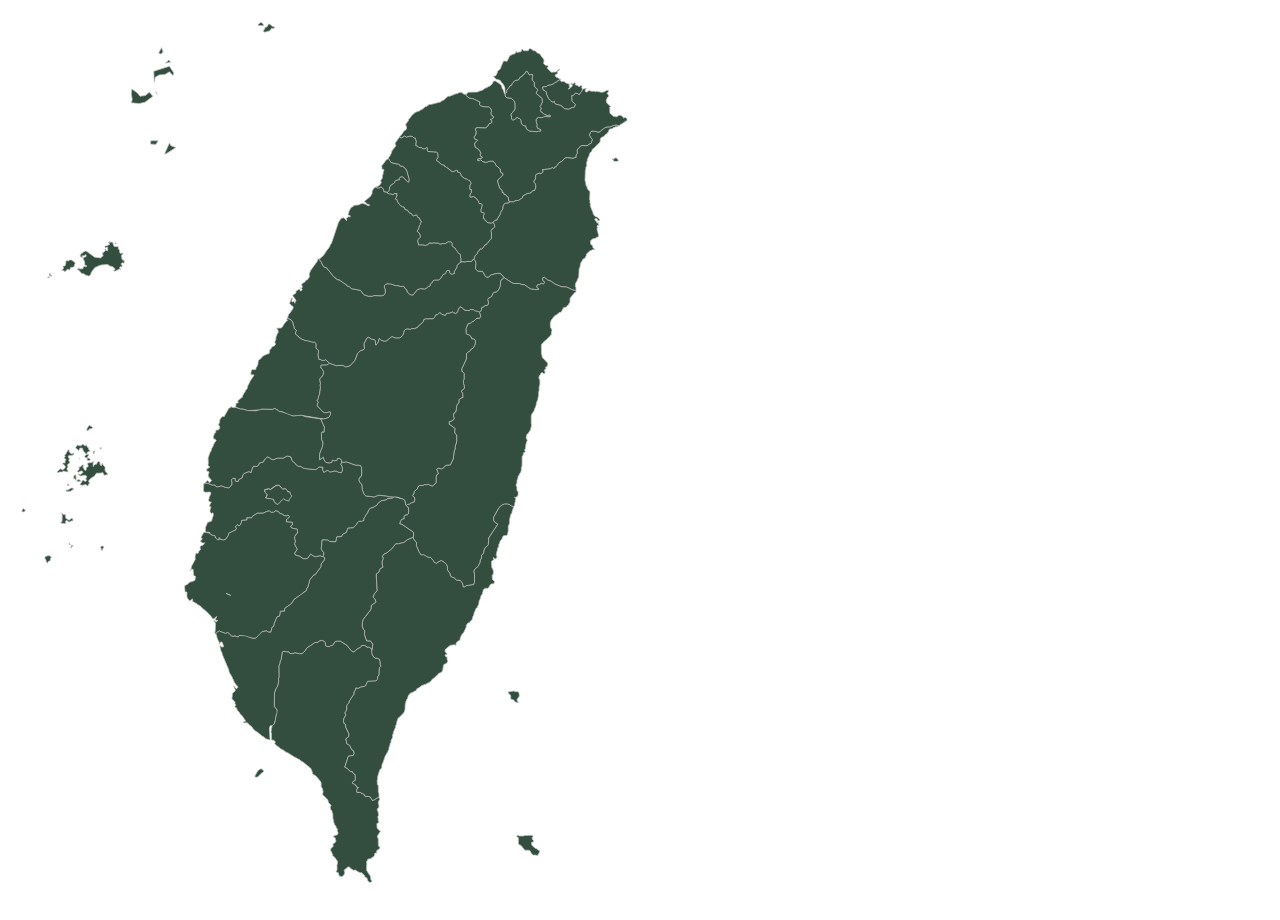
<file: taiwan_map.html>
<!DOCTYPE html>

<header>
    <meta charset="utf-8">
    <meta viewport="viewport" content="width=device-width, initial-scale=1.0">
    <style>
        svg {
            height: 100vh;
        }

        body {
            /* background-image: linear-gradient(270deg, #111111, #4f5362); */
        }

        path {
            stroke: #bababa;
            fill: #1d3b2a;
            /*#bababa #33684b;*/
            opacity: 0.9;
            transition: 500ms;
            cursor: pointer;
        }

        path:hover {
            opacity: 1;
            fill: url("#grad1");
            transform: translate(-5px, -5px);
        }

        g:hover>path {
            opacity: 1;
            fill: url("#grad1");
            transform: translate(-5px, -5px);
        }
    </style>
    <script>
        const showData = (elem) => {
            console.log(elem.id);
        }
    </script>

</header>

<body>

    <svg version="1.1" id="taiwan-svg" xmlns="http://www.w3.org/2000/svg" viewBox="0 0 850 1200"
        style="enable-background:new 0 0 850 1200;">
        <defs>
            <linearGradient id="grad1" x1="0%" y1="0%" x2="110%" y2="100%">
                <stop offset="0%" style="stop-color:rgb(34,139,34);stop-opacity:1" />
                <stop offset="90%" style="stop-color:rgb(109, 122,172);stop-opacity:1" />
            </linearGradient>
        </defs>
        <g id="penghu" onmouseover="showData(this);">
            <path id="path2464" d="M95.553,600.071v1.429V600.071L95.553,600.071z" />
            <path id="path2466" d="M113.41,593.642l0.715-2.5l1.964-0.714l-0.894,1.429l-0.535,2.321L113.41,593.642
            L113.41,593.642z" />
            <path id="path2468" d="M122.16,586.678l2.32-0.357l-0.535,1.786L122.16,586.678L122.16,586.678z" />
            <path id="path2470" d="M79.66,634.357l-0.18,2.5l2.145-0.894L79.66,634.357L79.66,634.357z" />
            <path id="path2472" d="M83.41,640.607l-4.285,2.321l-1.607-0.715l0.357,2.319l5.355-0.354l4.107-2.5l-0.357-1.25
            l-2.5-0.357L83.41,640.607L83.41,640.607z" />
            <path id="path2474" d="M76.447,595.25l-0.625,1.16l-0.179,0.806l0.804,0.894l-1.519,1.428l0.357,1.072l1.07,0.535
            l0.805,0.715l0.356,0.803l-0.893,0.447l-0.715,2.145l0.445,1.158l-1.16,0.357h-1.34l-1.07,0.715l0.356,0.981l1.429,0.269
            l1.785,2.321v1.339l-0.535,1.071l-0.981,0.715l-0.714,0.893l-0.982,0.714l-0.981,0.271l-1.785-1.607l-1.25,0.446l-0.895,0.715
            l-0.625,0.981l-1.518,1.34l-0.625,0.893l0.893,0.536h1.34l0.625-0.804h4.019l0.714-0.625l0.894-0.446l2.59,0.446l1.16,0.535h1.34
            l1.16-0.535l-0.445-1.161l-0.715-0.893l-0.357-0.982l-0.089-1.25l1.518-1.429l-1.16-2.856l3.66-3.304l-0.355-0.896l-0.982-0.714
            l-0.179-1.161l0.625-2.143l-0.536-1.16l-0.625-0.804l-0.268-1.071l0.356-0.98l0.982-0.625h2.678l2.322-0.625l0.98-0.625l0.18-1.342
            l-0.715-0.625L86,594.267l-1.072,0.268l-1.25-0.625l-2.143-2.409l0.268-1.16l-0.356-0.981l-1.07,0.089l-0.805,0.714l-2.231,4.107
            L76.447,595.25L76.447,595.25L76.447,595.25z" />
            <path id="path2476" d="M91.268,584.803l-0.981,0.979l0.09,1.161L93.41,589l0.625,1.071l0.625-0.625l0.893-2.054
            l0.894-0.625l2.769,0.09l0.536,1.16v1.34l0.714,0.803l0.446,0.982l2.231,2.321l0.446,1.25l0.893,0.179l0.805-0.982l0.179-1.339
            l2.231-1.25l1.34-0.179l-0.09-1.16l-1.25-1.161l-0.535-0.804l0.804-1.429l-1.429-0.091l-1.696-3.125l-0.714-0.179l-0.805,0.536
            l-2.144-0.625l-0.268-1.072l-1.34-0.178l-1.25,0.535l-0.535,1.07l-1.34,0.27l-2.32-0.27l-1.072-0.534l-0.268-0.625L91.268,584.803
            L91.268,584.803L91.268,584.803z" />
            <path id="path2478" d="M103.5,596.232l-1.43,1.875l1.785,1.696h1.34l0.981-0.625l0.09-1.25l1.696-2.056l-0.804-0.534
            h-1.34l-1.25,0.269L103.5,596.232L103.5,596.232z" />
            <path id="path2480" d="M106.803,600.16l-1.16,0.536l-0.356,0.982l0.356,1.069l1.071,0.535h1.339l1.25-0.268l0.357-1.16
            l-0.625-0.894l-1.16-0.625L106.803,600.16L106.803,600.16z" />
            <path id="path2482"
                d="
            M99.75,609l-2.947,2.5l-1.16,0.357h-1.34l0.625,1.16v1.34l-0.268,1.25l-1.785,1.518l-0.18,1.341L93.678,619l2.411-1.069
            l0.981-0.715l1.43,0.09l0.893,0.625l0.804,0.893l-2.679,2.857l-1.34,0.179L93.5,621.41l1.518,1.697l2.054,0.894l1.606-0.18
            l1.161-0.714l4.018,0.089l0.805,1.071l0.445,1.161l-1.339,2.143l-0.179,0.714l1.161,0.806l-0.09,0.98l-1.071,1.071l-1.161-0.089
            l-0.803-0.715l-1.072-0.535l-1.339,0.179l-1.607,3.394l-1.518,1.606l0.625,1.071l2.589,0.268l1.429-0.179l1.786-0.625l1.519-0.089
            l1.606,1.785l1.16-0.27l0.179-1.161l1.071-0.979l0.09-1.25l0.446-1.25l-1.071-0.625l-0.179-0.982l0.893-0.98l0.625-1.16
            l4.465-3.482l1.16-0.179l2.232-2.769l0.356-1.07l0.981-0.805l6.161-0.18l1.875-0.893l0.804,0.625l0.269,1.339l0.625,1.161
            l1.07,0.714l1.25-0.27l0.982-0.535h1.429l0.535-0.805l-3.125-3.303l-0.803-2.947l0.355-1.07v-1.34l-0.535-1.16l-2.408-2.587
            l-0.625-2.055l-0.715,0.805l-0.356,2.5l-1.25-0.18l-0.625-1.25l-0.804-0.893l0.356-0.806l0.714-0.534l-1.695-1.606l-1.16-0.447
            l-0.805,0.806l-1.695,3.125l-0.982-0.181L116,608.553l-1.52,1.518l-0.268,1.071l-0.714,0.179l-0.09-4.018l0.981-2.146l-1.518,0.181
            l-0.805,0.536l-5.179,0.893l-0.804,0.625l0.089,1.25l0.715,0.982v1.339l-0.536,0.894l-1.25,0.356l-0.804,0.98v2.77l-0.714,0.804
            l-1.339-0.625l-0.982-0.893l0.179-1.786l-1.429-0.181l-0.179-1.25l0.714-1.158l0.09-0.806L99.75,609L99.75,609L99.75,609z" />
            <path id="path2484" d="M89.482,621.767l-0.535,1.34l-0.981,0.446l-0.357,1.16l0.09,2.59l1.519,0.714l0.446,0.715
            l0.893,0.803l0.357-0.893l-0.715-0.893l1.16-1.071l-0.714-0.804l-0.268-2.857l-0.895-0.714" />
            <path id="path2486" d="M91.803,629.892v1.429l4.375,0.089l0.536-0.803L96,629.716l-1.072-0.806l-0.535-0.803
            l-0.268,0.981L91.803,629.892L91.803,629.892L91.803,629.892z" />
            <path id="path2488" d="M106.925,558.396l-1.895,3.156l0.38,1.642l1.263,0.505l1.136-1.768l1.263-1.01l1.643,0.252
            l1.263-0.631l1.137-1.139l-4.167-2.902l-1.01,0.127L106.925,558.396L106.925,558.396L106.925,558.396z" />
            <path id="path2490" d="M19.8,667.872l-1.39,3.156l1.39,0.884l1.642-0.379l1.39-0.884v-1.263l-2.273-1.77L19.8,667.872
            L19.8,667.872z" />
            <path id="path2492" d="M71.318,672.925l0.885,1.894v8.713l-0.38,1.644l-1.516,0.631l0.885,1.263l5.557,0.126
            l0.379-0.884l-0.632-1.389l0.632-1.265l1.642-0.505l1.264,1.389l1.263,0.886l1.515-0.505l0.884-1.012h1.896l1.136-0.758
            l-0.505-1.642l-0.758-1.265l-1.642,0.632L81.8,683.15l-4.546-2.65l-0.505-1.391v-3.788l-1.012,0.253l-1.894-0.126L71.318,672.925
            L71.318,672.925L71.318,672.925z" />
            <path id="path2494"
                d="M81.293,713.328l0.252,1.896l1.642,0.126l-1.01-1.389L81.293,713.328L81.293,713.328z" />
            <path id="path2496" d="M84.828,716.106l-0.506,2.021l-1.011,1.389l1.643-0.505l1.768-2.272L84.828,716.106
            L84.828,716.106z" />
            <path id="path2498" d="M124.351,717.622l-0.884,1.896l0.757,1.137v1.391l1.137,1.137l0.759-0.127v-1.896l1.263-1.389
            l0.631-1.263l-1.01-0.884l-1.896-0.128L124.351,717.622L124.351,717.622L124.351,717.622z" />
            <path id="path2500" d="M52.756,730.375l-3.157,1.139l-0.379,1.515l0.379,1.77l1.137,0.884v1.895l1.769,2.399
            l0.632,0.252l0.126-1.769l1.516-1.011l1.516-0.379l0.379-3.662l1.263-1.137l-2.524-2.021L52.756,730.375L52.756,730.375
            L52.756,730.375z" />
        </g>

        <path id="chiayi" onmouseover="showData(this);"
            d="M507.84,651.649l-2.776-1.011l-11.111-1.012l-5.556,2.272l-11.364-1.263l-2.021-2.272l-2.523-5.809
        l-0.505-7.323l-2.273-2.021l-1.515-2.523v-3.788l2.775-2.273l0.76-3.28l-0.254-8.588l-1.263-2.524l-3.282-0.758h-3.788
        l-11.616-4.293l-6.439,0.632l-1.642,2.396l1.516,2.273l0.757,3.03v3.534l-1.263,2.524l-3.535-0.505l-2.777-1.515l-3.534-0.253
        l-2.778,1.01l-3.03,0.253l-2.021-2.021l-3.282,0.76l-2.021,2.021l-2.021-3.283l0.505-3.788l-5.556-0.253l-1.77,2.021l-2.776,1.516
        l-13.892-1.516l-3.029-1.012l-2.271-1.768l-3.536-0.253l-2.523-1.516l-1.517-2.272l-4.293-3.535l-1.516-5.051l-5.052-1.263
        l-5.305,2.775h-7.576l-5.808,2.273l-2.778-1.011l-2.271-1.77l-2.778-1.263l-1.768,2.271l-2.272,1.771l-1.011,2.776l-5.81,1.769
        l-1.011,3.031l-2.523,1.263l-4.041-0.253l-1.517,2.524l-1.768,6.062l-2.778-1.515l-6.313,2.523l-1.77,2.021l-0.758,3.534
        l-4.798,2.777l-1.011,2.777l-3.535-1.263v-3.283h-3.283l-2.021,2.021l0.759,3.03l-0.252,3.536L296.466,638l-2.273,1.77l-3.788-0.505
        l-6.313-2.272l-2.777,1.264h-3.788l-1.516-2.272h-3.788l-5.81-2.272l-3.854-0.13l-1.566,0.873l-0.375,9.095l0.875,1.53l1.75,0.625
        l5.688-0.375l1.405,0.625v1.906l-0.78,1.375l-0.5,1.781l-0.875,1.125v2.03l-0.75,1.5l0.375,2.03l1.625,0.875h1.655l-2.155,4.188
        l-0.125,1.75l1.53,0.375v1.655l-1.03,3.155l0.125,1.875l0.78,1.531l1.25,1l1.406-1.25l0.625,0.875l0.25,3.531l-1,1.655l-1.281,5.03
        l-3.655,1.531l-1.406-0.125l-3,6.938l-0.156,5.063l0.406,1.5h3.781l1.625,0.625l0.2,1.654v-0.001l2.714,1.766l3.788,0.758
        l1.011,3.03l2.271,2.021l2.525,0.253v-2.761l1.263,2.021l4.546,1.263l3.03-1.263l3.283-4.801l0.758-3.028l9.596-4.798l0.505-1.77
        l-1.01-2.778l2.021-2.021l2.524,1.516l1.769-1.516l1.264-2.525l0.505-3.283l7.071-0.505l-0.253-3.028l6.313,0.253l1.517-2.525
        l0.253-0.253l6.062-3.535h7.576l5.304-2.524l3.282-0.507l2.021,2.021l3.283-0.252l2.272-1.518l0.253-0.505l3.788,1.012l1.768,2.271
        l3.283,1.01l2.524,2.021l3.029,0.758l2.272-1.263l2.021,1.768l-1.515,2.272l-2.525,1.768v3.283l7.828,0.505l0.253,3.283
        l-2.524,1.768l1.011,2.273l3.788,1.263l3.536,0.252l1.01,2.778l-0.253,3.03l-2.272,1.768l-1.516,2.778l0.253,3.535l1.01,2.776
        l-1.263,2.525l0.506,2.524l2.021,3.282l0.759,2.525l-3.283,4.798l1.011,2.525l6.063,1.768l4.293,3.03l3.282,0.253l3.029-0.758
        l3.788-5.558l3.536,2.525l3.03,1.01l6.313-1.263l2.525,1.263l2.021-1.768v-3.788l-2.021-2.525l-1.264-2.775l1.264-11.617
        l7.828,0.253l2.271,2.021l8.081,0.253l1.264-6.565l6.565-0.505l1.01-2.777l5.052-2.524l2.271-5.81l7.071-0.505l4.041-4.041
        l1.515-2.525l2.021-2.021h3.787l2.777-1.01l0.252-3.535l1.77-2.021l1.011-2.776l1.768-1.517l1.77-4.294l2.271-2.523l3.282-0.506
        l2.273-1.769l2.775-1.263l1.518-2.525l4.293-3.535l6.313-1.263l2.273-1.516l6.563-1.012l2.525-1.263l1.216-0.284L507.84,651.649z
         M374.904,654.706l-0.758,2.525l-4.547-1.516l-2.021-1.77l-4.545,3.536l-1.263,2.525l-2.524,1.516l-2.525-1.263l-2.021-2.778
        l-1.01-2.777l-10.102-1.516l2.021-4.546l-3.032-3.031l-0.505-3.283l4.802-1.26l3.029,0.758l7.068-5.052l3.031-0.758l2.524,1.263
        l1.769,2.525l2.021,1.769l2.776-1.011l2.272,1.516l1.264,2.525l3.029,0.758l0.759,3.03l2.021,2.021L374.904,654.706z" />

        <path id="taichung-city" onmouseover="showData(this);" d="M414.625,334.531l-1.75,0.438l-0.25,2.281l-9.094,12.625l-1.906,4.656l0.25,3.813
        l-0.125,0.5l-1.25,1.625l-0.531,1.406l-2.75,1.25l-1.031,1.75l-4.656,3.156l0.125,1.375l0.5,1.156l0.125,2.125l-0.875,1.031
        L389,372.937l2.781,1.281l0.5,1.25l-1,1.406l-0.906,0.75l-2.25-2.906l-0.906,0.5l-1.125,1.25l-2.156,1.156l0.125,1.75l-0.75,1.281
        l-2.781,1.625l-0.875,1.406l4.156,5.688L383.688,391l-0.875,1.281l-0.375,1.5l-1.031-1.906l0.156-1.625l-1.531,1.625l-1.5-0.125
        l-0.375-1.875l0.875-1.781l-0.125-1.75l-1.25,1.25l-2.25,6.438l1.625,1.281l0.625,1.375l0.625,0.5l0.125-0.25l1.75,1.125v1.906
        l-0.625,1.531l-3.875,5.656l-1.156,0.906l-1.5,3.781l0.094,2.031l4.438,1.969l2.156,3.406l0.344,2.313l1.063,2.688l0.375,2.688
        l3.188,3.375l-1.25,1.625l-0.156,2.5l1.25,1.594l1.781,1.25h0.531l1.438,2.313l1.969,0.906l1.594,1.25l2.156,0.531l1.938,1.063
        l10.188,2.344h2.5l1.625,1.25l0.344,0.875v5.375l1.594,2.125l1.781,1.438v2.844l-0.875,1.969l1.438,6.969l2.5,0.188l1.594,1.438
        l3.563-0.375l1.094-0.719l5.688,4.844l8.938,3.219l2.156-0.563h5.344l2.5,0.563l1.781,1.594l2.156-0.188l4.281-1.438l6.438-6.938
        l3.75-9.844l3.219-3.219l4.438-1.25l1.25-1.594l-0.344-6.594l3.75-7.5l1.625-1.094l2.313,0.719l1.063,1.625l4.656,0.875l1.594,1.438
        v5.344l1.063,0.563l0.719-1.625l1.438-1.25l0.906-1.781l1.063-4.281l1.594,1.438l0.375,0.531l2.844,1.406l2.5,0.375l2.5-0.531
        l6.063-5.188l2.344-0.344l1.406,1.25l2.344,0.531l5.156-0.188l1.781-1.063l2.688-2.688l1.969-6.25l1.438-1.438l2.5-0.531
        l4.281,0.531l1.594-1.063h4.125l3.906-1.969l1.25-1.969l1.969-1.25l1.25-1.594l1.781-1.063l1.25-1.969l0.563-2.156l1.781-0.875
        l10.531-0.188l1.438-1.25l1.25-1.969l0.688-1.969l2.5-0.188l1.25-1.594l1.625-1.063l1.969,0.875l1.25,1.438l4.281,1.25l0.875-1.781
        l1.813-1.063h2.656l4.125-1.813l1.594,1.094l2.5,0.875l1.969-0.719l1.25-2.125l0.531-2.156l2.313-3.75h0.906l3.219,2.344
        l1.063,1.594l4.656,1.063h2.656l1.094-1.594l4.813,0.531l1.25,1.25l6.438,1.781l1.781-1.438l0.875-1.781l-0.156-2.5l3.75-1.594
        l1.063-1.625l2.688,0.188l1.406-1.25l0.563-2.313l-0.906-4.656l1.25-1.969l2.313-0.875l1.625-1.063l1.781-4.125l1.438-1.594h2.656
        l1.781-1.25l1.438-1.781l2.156-4.313L657,364.25l0.875-1.969l2.313-1.25l1.25-1.438l-1.25-2.125l-1.594-1.063l-1.063-1.781
        l-2.156-1.094l-7.125,0.906l-1.813,0.906l-2.313,0.344l-1.594,1.25l-1.25,1.594l-2.688,0.375L636.813,358l-4.125-6.969h-4.813
        l-1.969-0.719l-2.656-2.656l0.875-7.156l-0.531-2.125l-0.906-1.813l-1.25-1.406l-0.375-0.219l-1.719,0.906l-0.656,1.375l-1.25,0.75
        l-5.813-0.125l-1.25,0.656l-6.531-0.25l-0.063,0.813L602,339.969l-1.969,1.594l-1.438,1.813l-0.188,2.5l-3.375,5.531v2.656
        l-2.156,0.563h-2.688l-1.781-2.5l0.906-1.438l-2.688-1.063l-1.969,0.875l-0.719,2.156l-1.25,1.781l-2.313,0.719l-4.813,6.781
        l-1.969,0.719h-5.344l-1.813,1.25l-0.688,1.969l-0.719,0.156l-1.969,2.156l-0.375,2.5l-2.125,0.531l-3.406,2.844l-2.125,0.563
        l-5-0.563l-4.469,1.625l-5.375,6.781l-2.656,0.188l-1.969-1.094l-3.219-3.031l-0.375-2.5l-1.781-1.25l-2.656-3.906l-1.625,0.344
        h-2.688l-1.938-0.906l-5-0.344l-6.094-2.156l-4.813-0.156l-2.156,0.875l-1.406,1.438v2.688l0.875,1.969l0.375,5l-0.906,1.938
        L500.375,383l-2.156,0.719l-10.344-0.344l-1.969,0.875h-5.344l-5.188-1.594l-3.219-3.031l-1.063-1.969l-1.625-1.25l-11.25-2.156
        l-3.375-2.844l-2.5-0.719l-1.438-1.969l-3.563-1.969l-1.438-1.594l-2.125-0.719l-1.25-1.594l-0.906-0.375l-3.031-0.344l-1.25-1.781
        l-3.219-2.156l-7.5-9.656h-0.344l-0.906-1.781l-4.469-1.781l-2.313-3.75l-0.375-1.969L414.625,334.531z" />

        <path id="keelung-city" onmouseover="showData(this);"
            d="
        M765.921,109.073l0.075-1.158l-1.066-1.123l0.5-3.405l-1.779,0.125l-2.375,1.5l-2.156-2l-1.906-0.155l-0.875-0.625v-2.125
        l-1.625-0.406l-0.78,1.406l-1.5,0.375l-0.375-1.5h-1.28l0.5,1.5l1.405,2.03l-1.78,2.25l-2.781,2.03l-1.25,0.125l2.281-2.155
        l-0.781-1.375v-3.155l-1.5-0.125l-1.375-0.75l-1.781-0.25l-2.031-2.031h-3.904l-1.125-0.75l0.259-1.358l-0.43-0.899l-1.809,1.152
        l-1.965,0.715l-1.071,1.605l-2.319,0.535l-1.25,1.607l-4.107,1.785l-2.5,0.18l-1.964,0.714l-1.786,1.25l-4.821,0.536v2.678
        l1.071,1.965l2.321,0.714l1.429,1.607l0.179,2.5l3.036,6.786l2.321,1.604l1.605,2.146l2.321,0.535l1.429-1.25v1.965l1.606,1.785
        l6.965,1.785l5.356,4.644l5.179,0.356l4.644-2.32l2.5-0.18l1.071-1.785l0.714-2.145l-4.643-4.465v-4.821l-0.536-2.143l2.321-0.536
        l2.855-3.035l2.5,0.535l1.786,1.25l0.895,0.179l1.784-2.854l1.43-1.43L765.921,109.073L765.921,109.073L765.921,109.073z" />

        <g id="pingtung" onmouseover="showData(this);">
            <path id="pingtung-liuqiu" d="M332.568,1018.142l-3.532,6.215l0.981,0.895l1.25,0.355l2.68-0.804l0.535-1.071
            l3.035-3.215l2.855-1.785l0.447-0.98l-0.27-1.071l-1.071-0.536l-0.445-0.893l-0.894-0.717l-1.25,0.092l-2.054,0.98l-0.716,0.803
            l-0.894,0.447l-0.534,0.895L332.568,1018.142L332.568,1018.142L332.568,1018.142z" />

            <path id="pingtung-pingtung" d="
            M494.204,1052.666l-3.03,1.012l-2.021,1.768l-3.282,1.263l-2.778-4.798l-3.028-0.758h-4.041l-1.265-2.777l-2.775-1.011
            l-2.273-1.515l-4.293,0.252l-0.505-2.272l0.758-3.282l1.77-1.011l-2.778-1.011l-1.01-2.525l-4.8-2.775l1.77-2.273l2.524-1.263
            l-0.254-7.576l-2.523-1.515l-1.264-2.525h-2.776l-3.788-4.041l-3.536-1.769l4.799-14.646l6.565-1.01l1.263-2.778l-0.758-3.283
            l-2.777-2.02l-2.523-5.305l-4.041-2.524l-0.252-3.03l-1.013-3.029l4.293-3.283v-3.787l-4.039-8.081l-0.506-4.293l-1.769-1.013
            l-1.01-3.028l0.505-3.535l2.776-5.052l-1.263-2.777l1.516-2.271l1.012-2.777l-0.253-3.535l1.011-2.524l2.02-2.021l0.76-3.03
            l1.768-2.021l0.253-1.01l4.041-5.558l0.252-3.535l1.77-2.271l0.253-2.524l3.281,0.505l3.535-1.768l6.063-1.264l3.031-6.313
            l11.109-0.506l2.021-2.271l0.252-3.535l1.769-2.021l0.505-9.851l2.021-2.021l-1.011-2.272v-3.788l-1.012-3.281l-2.523-1.265
            l-3.283-0.252l-2.778-2.524l-0.757-1.517l-1.011-8.333l-3.788-2.524l-2.272,0.757l-0.253-1.263l-2.523-1.264l-1.01-0.252h-3.283
            l-1.517,2.271l-5.051,2.524l-1.769,2.272l-2.777,1.516l-2.778-1.516l-6.313-7.576l-8.586-5.304h-3.788l-3.03,0.758l-3.283,4.798
            l-3.028,0.759l-1.013,1.011h-2.775l-2.778-1.264v-3.788l-1.768-2.021l-3.03-1.264l-3.03,0.758l-2.777,2.021l-3.534,0.253
            l-6.566,4.547l-1.263,0.505l-4.041,3.283l-0.252,1.264l-2.525,3.281l-2.271,1.77l-3.535,0.252l-6.063-1.516l-2.776,1.264h-3.788
            l-1.518-2.272l-4.545-0.252l-1.768-0.759l-2.525,1.264l-1.516,9.85l-1.264,2.524l-0.506,3.282l-1.263,2.777l0.252,15.151
            l-0.757,1.264l0.252,4.546l-1.768,6.817l-1.77,2.272l-2.021,6.062l-0.253,18.184l3.534,4.293l-2.776,16.415l-1.265,2.777
            l-2.462,2.206l-0.188,1.841l-0.75,1.125l-0.125,3.78l-0.5,1.28l0.75,1.75l0.125,9.095l2.906,0.25l2,1.905l-0.125,1.781l-0.875,0.25
            l1.779,2.375l5.031,3.688l0.906,1.25l1.375,0.625l0.625,0.125l-0.156-0.03l0.156,0.405l3.031,1.28l1.154,1.25l1.5,1.031l2.906,1
            l1.125,1l1.531,0.75l1,0.906l1.656,0.75l1.125,1l9.594,5.188l1.125,1.375l1.656,0.531l10.844,8.688l0.906,1.28l2,5.406
            l-0.375,0.781l5.438,3.655l5.813,7.313l0.5,1.531v4.78l1.779,2.905l0.75,3.406l-0.125,1.78l-0.5,1.5l0.125,1.531l4.031,3.405
            l0.875,1.25l1.281,1.031l0.75,1.25l1,3.531l3.281,3.405l-0.875,1.78v1.906l0.375,1.75l1.154,1.25l1.625,4.938l0.125,5.563l1,3.281
            v1.905l0.656,1.25l0.5,2.155l1.25,1.125l0.75,1.25l0.281,1.781l1.375,1.375l0.25,3.563l0.75,1.25l-0.125,1.905l-0.75,1.25
            l-5.188,1.5l0.25,1.656l1.781,0.375l0.5,1.28l-0.125,0.625l0.375,1.625l0.625,1.281l-0.625,1.25l-0.875,1l-2.531,1.53l-0.25,1.625
            l1,1.156l-3.78,3.531v3.655l1.53,0.875v1.905l1.25,1.125l-0.375,1.531l3.906,3.405l0.375,1.375l1.281,1.281l0.75,1.25l0.5,2.53
            l-0.875,3.031l0.125,5.938l-1.125,2.655l0.875,1.125l1.75,0.25l0.905,3.281l1,1.656l3.905,0.375l1.531-2.406l1.125-0.875
            l0.25-1.656l-0.75-3.155l0.625-1.375l1.406-0.625l2-2.156l1.28-0.625h1.875l0.5,1.375l4.188,2.906l0.5,0.125l2.281-0.125
            l1.625,0.375l0.625,1.28l1.53,0.375l1.375,0.875l1.905,0.625l1.906,0.125l3.781,3.813l0.125,1.75l1.875,0.625l0.905,0.781
            l0.625,1.25l0.125,1.75l2.655,2.53h1.875l1.281-0.875l-0.25-1.655l-1.031-0.875l-0.375-1.625l0.125-1.781l-0.5-1.375l-4.905-7.469
            v-7.313l0.5-1.406l-0.625-1.375l0.5-3.03l1-0.375l0.125-1.656l3.405-0.5l1.656-0.625l0.625-1.25l1.5-0.375l1.281-1.03l0.5-1.5
            l0.125-1.781l0.875-1l1.78-0.125l0.375-3.405l3.655-2.405l0.375-1.406l-2-2.5l-0.125-9.344l-1.155-1.656v-1.906l2.655-4.469
            l1-1.063v-1.53l-1.5-0.625l-2.03-2.156l-0.625-1.625l-0.25-4.813l0.25-0.688l0.875-0.063l0.5-0.625l0.72-0.5l0.313-0.72
            l-0.875-1.375l0.063-3.655l-0.845-1.281l0.25-0.625l0.53-0.563l0.313-0.625l0.188-0.75l-0.188-0.78v-1.875l-0.313-0.97
            l-0.405-0.563l0.063-1.125l-0.625-0.813l-0.313-0.844l0.188-1.625l1.406-1.156l0.375-0.625l0.188-0.688l0.063-1.844l-0.25-0.813
            v-0.688l0.188-0.5l-0.875-1.03l0.75-3.281l1-1.125l0.5-1.375l-1-1.156l-0.161-0.913" />
        </g>

        <path id="new-taipei-city" onmouseover="showData(this);" d="M823.521,145.908l-1.406,0.125l-1.125,1.031l-1.156-2.156l-1.375-0.5l-0.875-1
        l-1.469-0.342l-1.813,0.061l-0.84,0.848l-1.689,1.061l-4.031-0.375l-4.938-4.031l-0.375-1.404v-5.688l-0.625-0.75l1.375-1
        l-0.25-0.625l-4.154-4.188l-1.281-3.031l1.531-4.531l1.5-1.031l0.375-1.5l-0.625-1.25l-1-0.904l-0.625-0.875l0.75-1.25l1.25-0.781
        v-1.875l-1.75-0.125l-1.656,0.375l-1,1l-3.406,1.156h-1.906l-5.938-1.281l-1.5,0.625l-1.406-0.625l-4.406-0.125l-2.904-0.875
        l-1.375,0.75l-1.281,1.25h-1.625l-1.031-1.25l0.375-1.625l0.781-1.281l0.625-0.625h-1.906l-1.625,0.625l-1.811-0.001l0.021,1.157
        l-0.894,2.144l-1.431,1.431l-1.783,2.854l-0.895-0.179l-1.786-1.25l-2.5-0.535l-2.855,3.035l-2.321,0.536l0.536,2.143v4.821
        l4.643,4.465l-0.714,2.145l-1.071,1.784l-2.5,0.181l-4.644,2.319l-5.179-0.355l-5.356-4.645l-6.965-1.784l-1.607-1.785v-1.965
        l-1.428,1.25l-2.322-0.535l-1.604-2.146l-2.321-1.604l-3.036-6.786l-0.179-2.5l-1.429-1.607l-2.321-0.714l-1.071-1.965v-2.678
        l4.821-0.536l1.786-1.25l1.964-0.714l2.5-0.181l4.107-1.784l1.25-1.607l2.319-0.535l1.071-1.605l1.965-0.716l1.484-1.111
        l-2.913-2.094l-1.531-0.5l-1.625-1.125l-0.531-1.28l0.656-1.5l2.906-1.406l-0.281-0.75l-1.125-1l1-1.125l1.406-0.781l1.25-1.125
        l-0.375-1.125l-4.531,3.906l-6.313,0.375l-4.938-5.063l-0.25-1.25l1.25-1.28l-0.625-1.25h-2l-1.406-0.625l-2.029-2.031l0.529-3.781
        l-0.375-1.78l-0.654-1.25l-1.125-1l-3.656-5.188l-3.156-1l-1.781-2.281l-1.375-0.75h-1.904l-1.375-0.905l-1.031-1.125l-1.25-0.75
        l-0.438-0.095l-1.344,0.22l-1,1.125l-0.5,1.53h-6.063l-1.906-2.03l-1.125,0.75v1.907l-1.125,0.75l-5.063,0.75l-0.625-1.625
        l-0.625,0.625l-0.25,1.781l-1.404,1.125l-3.406,0.875l-1.375,1.031l-1.656,0.5l-3.531,7.438l-0.625,0.125l-3.688-0.5l-1.25,1
        l-0.125,1.781l-1,1.125l-0.375,1.531l-1.281,2.53l-0.25,1.875l-0.875,1.28l-1.281,0.75l-2.125,2.156l-0.25,1.875l-2.029,3.906
        l-1.906,0.53l-1.125-0.125l0.25,1.125l3.406,3.155l1.904,0.125l3.531,1.656l1.5,2.625l1.406,1.031l1,1.25l2.156,4.438l0.25,7.563
        l-0.875,0.75l-0.25-1.625l-0.781-1.656l-0.25-1.625l-2-2.656l-0.125-1.78l-0.656-1.75l-2.25-2.28l-5.813-3.781h-1.906l-1.125,1
        l-0.625,2.406l-3.688,3.53l-1.625,0.5l-2.779,1.655l-1.5,0.375l-4.188,2.781l-5.156,1.625l-1.279,0.875l-12,0.125l-2.406,2.281
        l-0.956,1.395l1.813,2.485l1.25,0.355l1.25,1.606l5,0.536l9.286,4.464l-0.536,3.572l1.967,1.784l5.179,1.25h5.354l1.25,0.894
        l1.786,2.144l0.536,2.321V138l-0.894,1.786l0.355,2.321l1.25,1.429l2.321,1.607l-0.893,1.604l-1.967,1.25l-1.964,0.715l2.145,1.606
        l0.179,2.144l-1.607,1.071l-2.143,0.714l-1.964,3.571l-2.857,1.965l-11.25-0.356l-1.786,0.894l-0.533,2.144l1.069,1.965l-0.536,5
        l-1.428,1.43l-0.894,1.964l1.25,2.322l2.144,0.178l1.606,1.25l-2.145,1.429l-1.25,1.431l-0.893,1.965l0.893,4.285l4.464,2.679
        l3.396,5.179l-1.25,1.607l0.354,2.143l0.181,0.18l2.5,1.605l-1.606,1.25l-4.644,0.895l-0.181,2.144l2.5,0.356l1.607-1.25
        l1.607,1.605l1.783,1.072l2.857,0.714l2.679-0.179l1.964-1.071l5.357-0.357l1.25,0.716l0.355,0.894l1.431,1.429l0.714,1.964
        l2.855,2.857l1.607,0.893l1.606,1.786l0.179,2.5l0.893,2.5l2.322,0.714v2.681l-1.605,1.069l-1.071,1.607l-3.215,2.679l-1.071,1.964
        l0.357,2.321l0.893,1.786v1.071l1.965,5l3.214,3.035l-0.536,1.965l2.5,1.069l0.181,1.786l2.5,0.714l1.429,1.966l1.965,1.43l0.535,5
        l1.477,0.619l4.773,0.271l2.321-1.429l4.644-0.714l5.178-3.396l0.536-2.5l5.895-3.214l2.679-0.179l2.145-0.714l1.07-1.607
        l1.606-1.25l2.319-0.355l1.431-4.285v-2.68l-0.714-2.145l-1.431-1.428l-0.355-2.5l1.965-1.607l0.356-2.32l-0.18-2.5l0.895-1.966
        l2.143-0.534l1.786-1.07l2.5,0.714l2.321-1.786l0.534-2.143l-1.429-1.25l10.535-1.25l3.571-1.785l1.605,1.785l0.715-1.965
        l2.145-0.716l1.071-1.784l1.783-1.606l0.536-1.696l4.821-2.59l2.679-3.214l1.964-1.071l2.322-0.355l7.5,1.069l1.785-0.893l2.5-0.536
        l-0.179-1.25l0.179-2.143l1.429-1.785l0.181-2.146l-0.536-2.319l2.5-3.215l3.036-2.5l2.319-0.356l5.357,0.356l5.893-3.93
        l1.431-4.286l-4.107-5.893l0.893-1.786l0.536-2.143l1.786-1.431l5.178,0.357l2.322,0.893h2.856l1.429-1.604l6.786-4.822l5.355-0.355
        l6.25-2.32l2.5-0.18l3.707,0.69h0.001l1.119-0.502l0.776-1.536l1.755-0.12l0.75-1.125l2.781-1.279l0.775-1.317l1.881-0.183
        l0.687-1.439l0.063-1.467L823.521,145.908z M722.683,145.007l-6.784-0.356l-2.145,0.536l-1.605,1.069l-5-0.356l-1.786,1.071
        l-1.25,1.965v2.319l1.25,4.107l-0.18,2.144l0.357,2.5l4.82,2.321l-0.18,1.785h-2.855l-2.145,0.894l-10-1.069l-3.75-2.5l-1.07-4.286
        l-2.5-0.179l-2.32-1.607l-1.25-2.143v-2.681l-0.715-1.964l-1.606-1.25l-2.856-1.25l-1.25,0.179l-1.25,1.785l-1.964,1.071
        l-2.145,0.179l-1.071-2.143l-0.534-5.179l0.894-1.966l1.785-1.605l2.679-3.75l-0.179-8.214l-1.429-2.681l-3.571-3.393l-5.715-0.714
        l-1.785-1.25l-0.715-2.321l0.356-2.321l1.785-1.069v-2.681l1.25-1.429l0.356-0.715l1.25-1.25l1.25-2.678l2.321-0.709l0.894-2.321
        l3.035-3.571l1.965-0.893l2.5-0.181l1.606-1.069l0.894-2.322l3.75-2.143l0.894-1.966l1.965-0.894l2.5-3.928l1.429,1.605l1.965,3.571
        l4.645-0.356v2.681l-0.716,1.964v2.679l2.856,2.858l0.179,5.178l1.071,1.607l2.857,2.5l0.535,1.784l-1.429,1.606l-0.536,2.322
        l7.68,6.604l0.535,4.646l-2.32,4.819l-1.071,1.25l1.43,1.431l0.356,1.964l-1.25,1.605l0.894,1.966l4.819,3.569l3.93,1.786
        l2.32-0.715l1.606,0.715L722.683,145.007z" />

        <path id="taipei-city" onmouseover="showData(this);" d="M669.11,103.933l-1.25,2.678l-1.25,1.25l-0.356,0.715l-1.25,1.429v2.681l-1.785,1.069
        l-0.356,2.321l0.715,2.321l1.785,1.25l5.715,0.714l3.571,3.393l1.429,2.681l0.179,8.214l-2.679,3.75l-1.785,1.605l-0.894,1.966
        l0.534,5.179l1.071,2.143l2.145-0.179l1.964-1.071l1.25-1.785l1.25-0.179l2.856,1.25l1.606,1.25l0.715,1.964v2.681l1.25,2.143
        l2.32,1.607l2.5,0.179l1.07,4.286l3.75,2.5l10,1.069l2.145-0.894h2.855l0.18-1.785l-4.82-2.321l-0.357-2.5l0.18-2.144l-1.25-4.107
        v-2.319l1.25-1.965l1.786-1.071l5,0.356l1.605-1.069l2.145-0.536l6.784,0.356l0.536-1.429l-1.606-0.715l-2.32,0.715l-3.93-1.786
        l-4.819-3.569l-0.894-1.966l1.25-1.605l-0.356-1.964l-1.43-1.431l1.071-1.25l2.32-4.819l-0.535-4.646l-7.68-6.604l0.536-2.322
        l1.429-1.606l-0.535-1.784l-2.857-2.5l-1.071-1.607l-0.179-5.178l-2.856-2.858v-2.679l0.716-1.964v-2.681l-4.645,0.356l-1.965-3.571
        l-1.429-1.605l-2.5,3.928l-1.965,0.894l-0.894,1.966l-3.75,2.143l-0.894,2.322l-1.606,1.069l-2.5,0.181l-1.965,0.893l-3.035,3.571
        l-0.894,2.321L669.11,103.933L669.11,103.933L669.11,103.933z" />

        <g id="yilan" onmouseover="showData(this);">
            <path id="yilan-turtle-island"
                d="M805.446,200.928l1.517,0.884l1.263-0.126l0.252-1.644l1.77-0.127l1.769,0.253
            l0.505,1.644l1.643,1.01l-0.632,1.011l-1.643,0.631l-3.661-0.126l-2.021-1.895L805.446,200.928L805.446,200.928z" />

            <path id="yilan-yilan"
                d="
            M668.796,258.286l-0.467,1.157l-1.641,0.505l-3.536,0.253l-1.264,0.758l-1.769,2.398l-0.631,5.051l-2.273,3.03l-0.379,1.516
            l-0.631,1.263l-0.379,1.518l-3.409,5.303l-0.253,1.643h-1.768l-1.391,0.633l-1.137,0.884l-0.389,0.711l-0.856,0.921l0.108,0.642
            l1.137,0.759l0.631,1.389l0.127,1.769l0.505,1.391l-1.263,1.136l-0.505,0.253l-0.505,0.758l-1.265,0.759l-1.39,1.516l-0.379,1.642
            l0.632,1.264l0.126,7.322l-0.758,1.771l-1.136,1.389l-1.392,1.01l-1.642,2.525l-1.77,1.39l-0.505,1.265l-1.389-0.127l-3.409,4.925
            l-1.263,0.758l-1.896-0.379l-1.389,2.776l-1.389,0.759l-1.138,2.903l-0.885,1.138l-1.516,1.263l-1.264,2.525l0.099,1.564
            l-0.693,1.02l1.441,1.688l0.893,1.786l0.536,2.144l-0.893,7.145l2.679,2.678l1.964,0.715h4.821l4.105,6.965l1.785,0.895l2.68-0.356
            l1.25-1.606l1.606-1.25l2.321-0.357l1.785-0.893l7.144-0.894l2.144,1.07l1.07,1.786l1.607,1.071l1.274,2.108l12.022,7.7h8.081
            l3.029,1.264l4.041,0.505l8.081,5.557l8.334,1.01l3.029-0.757l-3.029-2.524l0.758-3.029l3.282-0.759l2.272-1.517l2.271,1.012
            l2.021-1.77l-0.758-1.516l-2.021-1.769l0.254-3.283l2.021-0.758l4.293,3.788l4.798,1.517l4.546,3.534l9.092,3.788l7.323,0.505
            l8.081,4.041l4.129,0.499l-0.225-4.042l-0.75-1.25l0.125-3.655l2.531-4.813l0.375-1.5l1.529-2.531l0.5-10.875l0.5-1.625
            l0.875-1.155v-2.125l1-3.53l1.781-2.406l0.5-1.781l2.656-1.625l1-1.155l1.281-2.625l0.125-1.78l4.53-4.281l4.563-1.906h1.875
            l0.531-0.25l-1.406-0.75l-1-1.03l-0.75-1.25v-1.905l-2.531-1.5l-0.5-4.938l1.75-1.125l0.875-1.281l3.281-0.625l2.781-1.75
            l1.655-0.375l0.5-1.655l-0.125-1.5l-0.625-1.781l-0.125-1.78l-0.75-1.125l-0.28-3.531l0.78-1.125l-0.905-1.405l0.655-1.5h1.875
            l-0.25-1.406l-1-0.875l-0.25-0.5l1.5-0.655l-1.25,0.28l-1.78-0.655l-0.125-1.25l-2.406-2.156l0.406-1.625l1.75-0.125l1.53,0.875
            l0.25,1.781l1.75-0.125l1.53-0.781l-3.655-3.655l-3.03-1l-0.406-0.75l-0.5-0.156l-1.625-2.25l-0.125-1.28l-3.656-9.095l-0.125-3.78
            l-0.781-1.125l0.375-0.625v-2.031l-0.5-1.655l0.5-10.22l-2.904-3.155l-0.875-1.5v-1.656l-1.375-1.625l-0.625-3.405l0.125-1.781
            l-1.031-1l0.5-14.03l0.656-2.156v-1.875l1.25-2.78l-0.25-3.656l1-3.03l0.125-1.781l2.404-5.155l0.25-1.781l1.281-2.155l1.5-0.75
            l1-2.906l0.906-1.125l1.375-0.5l3.781-4.438l1.28-0.625l3.155-3.655l0.25-3.531l0.5-1.53l2.781-1.625l1.5-0.375l1.531-2.156
            l1.182-0.945l1.226-0.585l2.5-3.53l0.28-1.875l1.75-1.031l1.781-0.25l1.247-0.505l1.128-1.12l1.656-0.25l1.25-0.781l1.904-0.125
            l2.703-1.237l-3.628-0.712l-2.5,0.18l-6.25,2.32l-5.354,0.355l-6.786,4.821l-1.43,1.605H785.9l-2.322-0.893l-5.178-0.357
            l-1.786,1.43l-0.536,2.144l-0.893,1.786l4.105,5.893l-1.429,4.286l-5.893,3.93l-5.357-0.356l-2.321,0.356l-3.036,2.5l-2.5,3.214
            l0.536,2.32l-0.179,2.146l-1.429,1.784l-0.181,2.144l0.181,1.25l-2.5,0.536l-1.785,0.893l-7.5-1.07l-2.322,0.356l-1.964,1.071
            l-2.679,3.214l-4.821,2.59l-0.536,1.696l-1.785,1.606l-1.069,1.784l-2.146,0.716l-0.714,1.964l-1.606-1.784l-3.57,1.784
            l-10.535,1.25l1.428,1.25l-0.535,2.144l-2.319,1.786l-2.5-0.714l-1.786,1.07l-2.145,0.534l-0.893,1.966l0.178,2.5l-0.354,2.32
            l-1.966,1.606l0.356,2.5l1.429,1.429l0.716,2.145v2.68l-1.431,4.284l-2.319,0.356l-1.606,1.25l-1.072,1.606l-2.143,0.715
            l-2.68,0.179l-5.894,3.214l-0.536,2.5l-5.178,3.396l-4.646,0.714l-2.319,1.429L668.796,258.286L668.796,258.286L668.796,258.286z" />
        </g>

        <path id="taoyuan-city" onmouseover="showData(this);" d="
        M668.875,258.269l-0.546,1.174l-1.641,0.505l-3.536,0.253l-1.265,0.758l-1.768,2.398l-0.631,5.051l-2.273,3.03l-0.379,1.516
        l-0.631,1.263l-0.379,1.518l-3.409,5.303l-0.253,1.643h-1.768l-1.391,0.633l-1.137,0.884l-1.518,1.939l-0.757,0.458l-1.769,0.379
        l-3.661-0.506l-1.517-0.884l-1.264-1.895h-0.884l-0.758-1.011l-0.505-1.517l-1.39-0.505v-3.914l0.759-1.389l0.378-1.771
        l-1.516-0.757l-1.643-0.253l-1.263-0.758l-0.127-3.788l1.011-1.01l0.126-1.896l0.506-1.515l-0.253-1.896l-1.643-0.757h-1.896
        l-0.631-1.263l-0.253-1.771l-0.757-1.263l-1.139-0.884l-2.271-2.904l-2.903-1.389l-3.031,1.01l-1.389-0.505v-3.788l1.137-1.136
        l0.632-1.265v-3.787l-2.146-0.38l0.127-4.42l0.505-1.389l0.884-1.263l0.38-1.644l-1.264-1.263l-0.632-1.516l-1.769-0.38
        l-1.264-1.263l-1.389-0.506l-1.769-0.126l-0.507-0.758h-0.252l-1.642-0.884l-1.011-1.265l-1.517-0.884l-0.379-0.631l-0.126-1.137
        l-0.884-2.399l-1.517-0.631l-2.146-0.379v-1.896l-1.516-0.505l-3.914,1.77h-1.644l-5.682-4.545l-1.391-0.634l-1.137-1.137
        l-2.021-0.757v-1.39l-1.896-0.253l-1.768-0.633l-3.535-2.775l-0.632-0.887l-3.03-1.894l0.379-1.642l1.769-2.778l-0.505-5.556
        l-1.39-1.012l-11.743-1.01l-0.758-1.516l-0.253-1.896l1.011-0.884l-1.389-0.757l-1.263,0.884l-1.644,0.631l-1.895,0.126
        l-1.643-1.263l-2.021-0.631h-1.896l-1.263-1.391l-3.03-1.137l0.126-3.662l0.633-1.515l-1.138-3.031l-0.126-1.768l-1.769-0.126
        l-2.146-2.146l-3.66-0.253l-4.295,1.263l-2.271-1.515l-4.293,2.525l-3.104-0.836l0.462-0.795l1.25-1.03l3.031-4.031l0.625-1.375
        l1.281-1.281l1.25-0.75l1.78-1.905v-3.655l-0.905-1.25l0.125-1.781l3.03-3.781l1.03-2.905l1.125-0.875l2.406-3.53l4.656-4.063
        l3.938-1.75l1.625-0.25l1.156-1.155l1.5-0.5l2.531-1.625l1.25-1.405l1.655-1l1.75-0.5l2.78-2.156l1.531-0.625h2l12.125-3.156
        l1.531-1.279l3.53-1.625l3.655-3.656l1.656-1.031l2.125-0.125l8.344-3.406h1.906l1-1l3.531-0.75l1.53,0.5l2.5,2l2.354,0.077
        l0.785,1.874l1.25,1.429l1.25,0.357l1.25,1.606l5,0.534l9.286,4.466l-0.536,3.57l1.965,1.785l5.18,1.25h5.355l1.25,0.895
        l1.786,2.144l0.536,2.321v0.714l-0.896,1.786l0.357,2.319l1.25,1.431l2.32,1.605l-0.894,1.606l-1.965,1.25l-1.965,0.715l2.144,1.606
        l0.18,2.144l-1.606,1.071l-2.144,0.714l-1.964,3.571l-2.856,1.965l-11.25-0.357l-1.786,0.895l-0.535,2.144l1.071,1.964l-0.536,5
        l-1.429,1.429l-0.895,1.966l1.25,2.32l2.145,0.18l1.605,1.25l-2.144,1.429l-1.25,1.429l-0.894,1.965l0.894,4.285l4.465,2.681
        l3.395,5.179l-1.25,1.605l0.355,2.145l2.679,1.785l-1.605,1.25l-4.645,0.894l-0.179,2.145l2.5,0.355l1.606-1.25l1.606,1.606
        l1.785,1.07l2.856,0.716l2.679-0.181l1.965-1.069l5.356-0.357l1.25,0.715l0.356,0.895l1.429,1.429l0.715,1.964l2.856,2.857
        l1.606,0.893l1.605,1.786l0.18,2.5l0.894,2.5l2.321,0.714v2.679l-1.606,1.071l-1.07,1.607l-3.216,2.679l-1.07,1.964l0.356,2.321
        l0.894,1.786v1.069l1.965,5l3.214,3.036l-0.535,1.964l2.5,1.071l0.179,1.786l2.5,0.714l1.43,1.965l1.965,1.429l0.535,5
        L668.875,258.269L668.875,258.269L668.875,258.269z" />

        <path id="hsinchu-city" onmouseover="showData(this);" d="
        M491.095,238.441l0.203,1.052l1.266,0.631h2.02l1.391-0.505l1.137-0.884l1.39,0.505l1.895,2.271l0.506,1.643v1.516l4.869,1.259
        l0.687-0.5l2.021-2.398l0.38-3.662l1.263-2.904l1.642-0.378l1.012-1.516l1.516-0.632l1.137-0.885l0.505-1.516l0.886-1.39l5.43-1.265
        l-0.505-1.389l1.136-1.768l1.516-0.506h1.896l7.071,7.196l1.516-1.011v-3.788l-3.283-11.111l-1.894-2.649l-3.41-2.904l-3.661-0.379
        l-0.126-0.631l-0.506-1.011l-1.389-0.886h-1.896l-7.702-1.894l-1.894-2.652l-0.505-1.389L507,200.954l-1.028,0.771l-1.529,0.625
        l-5.063,6.969l-1.25,1.125l0.625,3.031l-0.25,1l0.5,0.529l1.906,0.125l0.25,1.625l-0.75,1.531l-0.375,3.531l-0.781,1.125
        l-0.125,3.906l-1.875,2.529l-0.5,1.531l1.375,1.125l-0.75,1l-0.625,1.781l-2.281,2.156l-1.779,1L491.095,238.441L491.095,238.441
        L491.095,238.441z" />

        <path id="hsinchu" onmouseover="showData(this);" d="
        M621.031,334.936l-1.694,0.897l-0.631,1.391l-1.263,0.758l-5.811-0.126l-1.263,0.631l-5.682-0.126l-0.887-1.01l-0.126-2.146
        l0.253-1.263l-0.632-0.758v-3.788l-0.884-1.265l-1.516-0.884l-1.138-1.263l-0.632-1.517l-2.146-2.397l-0.632-1.516l-1.517-0.76
        l-0.758-1.137l-1.643-0.884l-0.505-1.263l0.253-2.904l-1.138-1.516l-3.662-0.254l-1.515,0.507l-2.651,1.769h-4.294l-1.389,0.757
        h-1.891l-1.264-1.136l-7.575-0.379l-1.391,0.505l-1.515-0.379h-1.896l-2.146,1.895l-3.409,1.391l-3.409-0.759h-5.936v-2.146
        l-0.884-1.895v-2.021l0.759-1.516l2.146-2.272l0.505-1.516l-0.126-1.896l-1.516-2.902l-2.651-2.146l2.021-3.283l1.136-4.167
        l1.137-1.389l0.126-1.769l0.885-1.264l0.38-1.642l-1.391-0.758l-1.137-3.409l-1.895-0.505l-1.391-3.157l-0.884-0.379l-2.021,0.505
        l-1.517,0.884l-2.398-1.894l-0.884-1.518l-1.643-0.379l-1.264-0.884l-2.021-3.156l-1.77-0.253l-1.769-0.757l-0.126-1.769
        l-1.137-1.265l-1.769-0.252l-3.282-2.146l-0.885-1.518l-1.39-1.389l-1.642-2.904l-0.254-1.768l-2.021-0.758l0.379-1.265l0.885-1.389
        l0.253-1.642l1.011-1.265l-1.39-0.758l0.885-1.137l-3.535,0.253l-1.264,1.01l-1.517,0.632l-0.884-1.137h-2.904l-1.515-0.758
        l-0.989-1.209l2.504-3.084l0.379-3.662l1.264-2.904l1.643-0.378l1.011-1.516l1.517-0.634l1.137-0.884l0.505-1.515l0.884-1.391
        l5.432-1.264l-0.506-1.389l1.137-1.77l1.516-0.505h1.895l7.07,7.197l1.518-1.011v-3.788l-3.283-11.111l-1.895-2.649l-3.409-2.904
        l-3.661-0.379l-0.126-0.631l-0.506-1.013l-1.391-0.884h-1.895l-7.702-1.894l-1.895-2.652l-0.506-1.389l-1.576-1.264l0.564-1.501
        l2.031-2.529l0.5-1.781l1-0.875l0.625-3.406l5.563-6.938l-0.75-1.531l-0.375-1.906l5.478-7.893l3.104,0.835l4.293-2.525l2.272,1.516
        l4.294-1.264l3.661,0.253l2.146,2.146l1.771,0.126l0.126,1.768l1.137,3.031l-0.632,1.515l-0.126,3.662l3.03,1.139l1.263,1.389h1.896
        l2.021,0.631l1.642,1.263l1.896-0.126l1.642-0.631l1.265-0.884l1.389,0.757l-1.011,0.884l0.253,1.896l0.758,1.516l11.743,1.01
        l1.389,1.012l0.505,5.556l-1.768,2.778l-0.379,1.642l3.028,1.896l0.633,0.885l3.534,2.775l1.77,0.634l1.895,0.252v1.39l2.021,0.757
        l8.207,6.313h1.642l3.914-1.77l1.517,0.505v1.896l2.146,0.379l1.516,0.631l0.885,2.399l0.127,1.137l0.379,0.631l1.515,0.884
        l1.011,1.265l1.644,0.884h0.252l0.506,0.758l1.768,0.126l1.391,0.506l1.263,1.265l1.769,0.378l0.633,1.516l1.263,1.263l-0.379,1.644
        l-0.884,1.263l-0.505,1.39l-0.128,4.42l2.146,0.38v3.787l-0.631,1.264l-1.138,1.136v3.788l1.39,0.505l3.031-1.01l2.901,1.389
        l2.273,2.904l1.137,0.884l0.757,1.264l0.253,1.77l0.633,1.263h1.895l1.643,0.758l0.254,1.896l-0.508,1.515l-0.126,1.896l-1.01,1.01
        l0.126,3.788l1.264,0.758l1.643,0.253l1.515,0.757l-0.378,1.771l-0.758,1.389v3.914l1.389,0.505l0.505,1.517l0.76,1.011h0.884
        l1.263,1.895l1.517,0.885l3.66,0.506l2.604-0.712l1.437,0.965l0.633,1.389l0.127,1.769l0.505,1.391l-1.265,1.136l-0.505,0.253
        l-0.505,0.759l-1.263,0.758l-1.391,1.516l-0.38,1.643l0.633,1.264l0.127,7.322l-0.76,1.77l-1.136,1.389l-1.39,1.011l-1.644,2.524
        l-1.768,1.391l-0.505,1.264l-1.391-0.127l-3.408,4.925l-1.264,0.758l-1.895-0.379l-1.391,2.777l-1.389,0.758l-1.137,2.903
        l-0.885,1.138l-1.517,1.263l-1.263,2.525l-0.126,1.768L621.031,334.936" />

        <path id="miaoli" onmouseover="showData(this);"
            d="M506.958,247.321l1.516,0.758h2.903l0.884,1.137l1.518-0.632l1.263-1.01l3.535-0.253l-0.884,1.137
        l1.389,0.758l-1.01,1.265l-0.253,1.642l-0.886,1.39l-0.379,1.264l2.021,0.758l0.253,1.769l1.642,2.903l1.391,1.39l0.884,1.517
        l3.283,2.146l1.768,0.253l1.137,1.264l0.126,1.769l1.77,0.757l1.769,0.254l2.021,3.155l1.263,0.885l1.643,0.379l0.885,1.517
        l2.397,1.894l1.518-0.884l2.02-0.505l0.884,0.379l1.392,3.157l1.894,0.505l1.139,3.409l1.389,0.758l-0.379,1.643l-0.886,1.264
        l-0.125,1.768l-1.138,1.39l-1.136,4.167l-2.021,3.282l2.651,2.146l1.516,2.903l0.126,1.895l-0.505,1.516l-2.146,2.272l-0.758,1.516
        v2.021l0.884,1.894v2.146h5.935l3.409,0.758l3.409-1.39l2.146-1.896h1.896l1.515,0.379l1.392-0.505l7.574,0.379l1.265,1.137h1.894
        l1.391-0.758h4.294l2.649-1.769l1.517-0.506l3.66,0.254l1.139,1.515l-0.253,2.904l0.505,1.263l1.642,0.884l0.758,1.138l1.518,0.759
        l0.631,1.516l2.146,2.398l0.633,1.516l1.136,1.264l1.516,0.884l0.884,1.264v3.788l0.634,0.758l-0.253,1.264l0.1,3.867l-1.785,0.895
        l-1.965,1.605l-1.429,1.786l-0.18,2.5l-3.394,5.536v2.678l-2.143,0.536h-2.681l-1.785-2.5l0.895-1.429l-2.679-1.071l-1.966,0.894
        l-0.715,2.145l-1.25,1.785l-2.32,0.715l-4.82,6.785l-1.965,0.715h-5.356l-1.786,1.25l-0.714,1.964l-0.715,0.18l-1.964,2.144
        l-0.357,2.5l-2.143,0.536l-3.395,2.854l-2.144,0.536l-5-0.536l-4.464,1.607l-5.357,6.786l-2.679,0.179l-1.964-1.072l-3.216-3.034
        l-0.355-2.5l-1.786-1.25l-2.679-3.93l-1.606,0.357h-2.679l-1.965-0.896l-5-0.354l-6.071-2.146l-4.821-0.178l-2.143,0.894
        l-1.429,1.429v2.68l0.893,1.964l0.357,5l-0.895,1.964l-1.786,1.43l-2.143,0.715l-10.357-0.356l-1.964,0.894h-5.355l-5.181-1.605
        l-3.214-3.036l-1.072-1.964l-1.604-1.25l-11.25-2.145l-3.396-2.855l-2.5-0.715l-1.428-1.964l-3.572-1.966l-1.428-1.605l-2.144-0.715
        l-1.25-1.607l-0.895-0.354l-3.036-0.357l-1.25-1.785l-3.214-2.144l-7.5-9.644h-0.355l-0.895-1.786l-4.464-1.784l-2.322-3.75
        l-0.354-1.966l-3.767-4.719l1.577-0.711l3.781-3.155l3.031-3.938l0.625-1.375l5.188-6.813l1.25-3.155l1.406-1.906l9.469-28.155
        l2.25-2.906l0.125-0.75l1.156-1.25l3.156-0.78l2.656,2.28l1.125,1.656l0.375-1.531l-0.375-2.03l2.654-1.625h1.375l1.031,0.25
        l-0.125-1.656l-1.656-0.75l-1.5-1.125l1-0.875l0.625-3.28l3.031-5.313l1.656-0.25l2-2.406l5.563-0.25l4.406-2.03h2.406l3.905,1.405
        l1.03,1l2.25,0.5l1.281-0.75l-0.75-1l-1.906-0.25l-1.5-0.655l-0.78-1.625l-1.75-0.25l0.125-1.781l1-1.125l1.53-0.75l5.531-4.688
        l0.531-1.625l0.875-1.155l0.375-1.5v-1.906l1.25-2.78l1.28-1.125l0.875-1.281l1.935-0.843l0.466,0.98l1.265,0.631h2.021l1.39-0.505
        l1.138-0.885l1.39,0.505l1.895,2.272l0.506,1.642v1.517l4.04,1.138L506.958,247.321L506.958,247.321L506.958,247.321z" />

        <path id="changhua" onmouseover="showData(this);" d="
        M303.538,532.437l6.313,2.271l3.787,0.254l5.811,1.769l16.162-0.758l2.776-1.011l14.647,0.252l2.524-1.264l5.052,2.778l0.757,1.263
        l4.294,0.506l8.081,4.041l6.313,1.516l7.323-0.252l3.03-0.759l30.558,5.052l5.81-1.77l2.021-1.768l1.264-2.525v-3.282l-2.021-0.506
        l-2.524,1.265h-3.281l-2.525-1.265l-7.324-7.828l0.253-2.271l1.265-2.525l-1.77-2.021l1.516-2.525l0.506-3.282l1.264-2.524
        l1.262-9.598l-0.505-2.776l0.505-2.273l-1.01-5.556l1.517-2.271l2.021-1.769l1.264-2.524l0.252-3.536l-1.263-2.776l-1.769-2.021
        l-0.505-0.253l0.252-3.788h7.575l3.995-2.265l-5.76-4.783l-1.071,0.715l-3.571,0.356L417,468.72l-2.5-0.18l-1.429-6.965l0.893-1.965
        v-2.855l-1.785-1.43l-1.605-2.144v-5.356l-0.357-0.894l-1.605-1.25h-2.5l-7.5-2.144l-2.68-0.18l-1.965-1.07l-2.143-0.535
        l-1.607-1.25l-1.964-0.895l-1.429-2.32h-0.536l-1.785-1.25l-1.25-1.606l0.179-2.5l1.25-1.607l-3.215-3.394l-0.355-2.68l-1.071-2.679
        l-0.356-2.321l-2.144-3.393l-4.424-1.973l-1.52,0.373l0.5,1.5l0.656,0.875l-1.531,0.78l-3.25,4.156l-0.029,0.125l-2.656,4.281
        l-1.25,0.78l-5.563,0.125l0.25,1.5l1.531,1.28l-0.125,3.656l-1.031,0.875l-0.625,1.375l-0.375,1.781l-0.875,1.25l-0.125,3.813
        l-0.125,0.375l-1.029,1.5v1.905l0.625,1.25l-0.25,1.906l-1.375,1.25l-3.031,1.156l-0.75,1.75l-2.281,2.405l-0.25,3.53l-0.625,1.406
        l-2.656,0.5l-1.404,1.125l-1.625,0.25l-2.406,1.781l-1.375,0.5l-0.375,1.625l-4.063,3.029l-0.75,3.031v2.156l-0.875,1.531
        l-0.25,1.625l-1.279,0.875l-0.625,3.279l-2.406,0.156l-1.875-0.406l-1.406,1.156l-1,4.906l0.375,1.156h3.781v0.875l-4.781,7.188
        l-0.25-0.125l-0.406,2.031l-0.875,1.125l-0.375,1.531l-1,1l-1.279,4.813l-2.125,2.375l-0.531,1.844l-1.875,2.531l-0.625,1.5
        l-0.906,1.031l-0.25,2.188l-1.25,0.656l-1.125,1l-1.406,0.75l-0.875,1.281l-1.404,0.75v1.375l0.904,1.281l-0.654,0.5h-1.875
        l-0.875,1.25l-0.281,3.654l-0.375,1.031" />

        <path id="yunlin" onmouseover="showData(this);" d="
        M444.96,605.927v-3.03l-2.271-2.021l-3.283-0.506l-1.011,2.777l-2.777,0.506l-3.282-0.758l-0.758,3.03l-3.03,0.505l-3.536-0.252
        l-2.271-1.518l-1.518-2.775l-0.757-3.031l-4.799,3.536l-0.252-7.324l2.021-5.808l0.253-0.253l1.769-4.041l0.505-3.282l-0.252-3.536
        l-1.516-2.525l-0.252-7.321l0.757-3.03l2.776,0.505l0.506-7.071l-5.052-10.857l-20.708-3.03l-3.788-1.516l-2.021-0.253
        l-10.354,1.011l-14.395-5.558l-4.294-0.505l-0.757-1.263l-5.052-2.778l-2.524,1.264l-14.647-0.252l-7.574,2.021l-11.364-0.253
        l-5.811-1.769l-3.787-0.253l-6.444-2.205l-3.912,0.067l-1.25-0.656l-1.406-0.25l-0.5,1.531l-1.75,0.125l-6.063,10.844l-0.125,0.656
        l-2.156-0.125l-1.281,0.75l-2,2.406l-0.625,1.625l-0.25,3.781l-1.03,1.154l-0.25,1.625l1.655,2.406l-0.25,1.781l-1.655,2.375
        l-3.156,0.125l-0.375,1.531v1.875l-2.156,1.154v2.406l-0.125-0.125l-0.5,0.25l-0.375,1.625v1.906l0.5,1.375l1.906,0.125l1.375,2.031
        l-2.281,2.779l-1.375,2.781l-0.375,1.5l-1.906,3.156l-1,3.531l-1.28,1.904l-2.625,7.438l0.25,7.469l-0.375,1.5l0.125,1.406
        l1.75,0.875l-0.125,1.656l-1.5,0.625l-2.156,1.625l0.5,2.154l1.125,0.625l1.531,0.25l0.125,1.906l-1,1.25v3.781l1.25,0.906
        l2.03,2.779l1.375,1.125l-1.25,0.75l-0.905,1.656l-1.75,0.125l-0.5-1.406l-1.031-0.875l-1.5,0.875l-2.215,2.533l3.854,0.13
        l5.81,2.272h3.788l1.516,2.271h3.788l2.777-1.263l6.313,2.271l3.788,0.506l2.273-1.77l1.768-2.271l0.252-3.536l-0.758-3.03
        l2.021-2.021h3.283v3.281l3.535,1.265l1.011-2.777l4.798-2.778l0.758-3.533l1.77-2.021l6.313-2.525l2.778,1.517l1.768-6.063
        l1.517-2.523l4.041,0.253l2.523-1.265l1.012-3.029l5.809-1.77l1.011-2.775l2.272-1.771l1.768-2.271l2.778,1.263l2.271,1.768
        l2.778,1.013l5.809-2.273h7.575l5.306-2.775l5.051,1.263l1.516,5.051l4.293,3.535l1.517,2.271l2.523,1.518l3.536,0.253l2.272,1.768
        l3.028,1.012l13.892,1.516l2.776-1.516l1.77-2.021l5.556,0.253l-0.505,3.788l2.021,3.283l2.021-2.021l3.282-0.758l2.021,2.021
        l3.03-0.253l2.778-1.012l3.535,0.254l2.776,1.516l3.535,0.505l1.263-2.525v-3.533l-0.757-3.03l-1.516-2.273L444.96,605.927
        L444.96,605.927L444.96,605.927z" />

        <path id="hualien" onmouseover="showData(this);" d="
        M674.337,664.957l-3.354-0.945l-2.273-1.77l-3.03-0.758h-3.787l-2.776,1.01l-4.294,3.536l-7.323,13.132l-0.253,0.252l0.506,4.547
        l2.021,2.272l3.282,1.769v0.253l-12.122,18.436l-0.505,8.839l-1.768,2.272l-2.272,1.516l-1.263,2.525l-1.516,6.061l-2.272,1.77
        v3.788l-1.516,2.776l-0.252,2.778l-3.031,5.809l-4.293,3.535l-1.01,2.778l0.758,3.534v11.363l-1.012,2.777l-9.85,1.516l-2.523,1.77
        l-2.021-0.252l-0.253-3.536l-1.768-3.283l-2.021-1.769L598,763.006l-1.011-0.759l-1.77-2.271l-3.028-1.011l-2.525-1.517v-2.776
        l-3.788-5.305v-4.293l-1.263-2.776l-1.77-2.272l-5.051-3.283l-5.304,2.525l-0.505,1.263h-1.013l-2.775-1.263l-1.264-2.525
        l-3.534-4.04l-3.536-0.253l-5.304-3.283h-4.294l-1.264-2.523l-0.757-0.758l-3.788-9.092l0.252-3.788l-3.788-4.798l-0.758-2.524
        l0.758-3.03l-0.252-3.536l-15.405-10.605l-3.028-0.758l1.01-3.535l1.769-2.524l3.282-1.012l-0.505-2.271l1.516-2.271l3.283-0.507
        l1.515-2.271v-7.07l-2.271-1.516l-0.506-1.643l1.264-1.138l3.03-0.758l3.03-2.021l3.028-0.758l0.759-3.535l-1.012-3.029l-2.271-1.77
        l1.768-2.021l0.759-3.283l2.021-2.271l2.271-1.517l0.758-3.029l2.271-1.516l3.536,0.252l2.776-1.263h3.788l1.264-0.506l2.524,1.517
        l3.03,0.757l4.798-4.04v-7.575l0.759-3.029l2.271-1.517l-2.271-6.313l2.524-1.264l3.788,1.011l2.777-1.264l1.516-2.271l3.283-1.517
        l4.545-0.252l3.788-8.334l1.263-10.354l1.264-2.524v-3.788l2.021-5.558v-9.344l-2.524-2.272l-0.253-3.535l0.758-2.776l-8.081-5.81
        l0.254-3.535l3.282-0.758l3.029-2.272v-1.516l-0.758-3.03l0.505-3.535l2.273-1.516l1.01-3.283l0.253-3.787l1.01-3.03l2.021-2.524
        l0.252-3.788l2.271-2.272l3.03-0.758l-0.505-5.557l-1.769-3.03l4.293-3.788l-0.253-3.029l-1.011-3.282v-3.788l0.759-2.021v-7.576
        l-2.021-2.524l-1.011-0.253v-3.535l6.062-12.88l0.252-7.323l2.273-2.272l2.524-1.263l1.516-2.524l2.524-1.264l2.021-3.535
        l0.758-2.524l0.252-3.536l-1.515-2.271l-3.535-0.505l-1.011-2.777l-1.77-2.021l-3.787-1.263l-0.759-1.011l-0.252-6.313l2.777-6.565
        l3.029-0.758l2.021-1.769l2.778-1.264l3.788-3.788h3.788l1.515-2.271l-1.75-5.597l1.993-1.55l0.893-1.785l-0.179-2.5l3.75-1.606
        l1.071-1.606l2.679,0.18l1.429-1.25l0.536-2.321l-0.894-4.643l1.25-1.966l2.321-0.894l1.605-1.07l1.786-4.106l1.429-1.606h2.68
        l1.784-1.25l1.43-1.785l2.144-4.286l0.715-7.32l0.894-1.964l2.32-1.25l1.276-1.462l12.021,7.7h8.081l3.029,1.264l4.041,0.505
        l8.081,5.556l8.334,1.011l3.03-0.758l-3.03-2.523l0.757-3.03l3.283-0.758l2.272-1.517l2.271,1.012l2.021-1.771l-0.758-1.515
        l-2.021-1.769l0.253-3.283l2.021-0.758l4.293,3.788l4.798,1.517l4.547,3.534l9.091,3.788l7.324,0.505l8.081,4.041l4.153,0.493
        l-0.125,1.275l-0.625,1.25l-1.5,0.656l-0.906,1.5l-2.25,2.03l-2.655,3.905l-0.125,5.563l-1.156,0.875l-1.125,2.655l-1.5,0.625
        l-0.78,1.905l-0.25,0.125l-3.531,0.375l-3.03,5.438l-1.25,1l-1.656,0.25l-3.28,2.905l-1.5,0.375l-0.906,1.125l-1.25,0.78
        l-3.905,5.281l-1.031,3.281v5.688l2.406,4.313l-0.75,0.75l-0.5,5.188l-0.25,0.5l-0.375-0.25l-1.406,2.438l-1.375,0.469l-3.219,3.72
        l-1.531,0.813l-4.344,4.688l-0.625,1.375l0.125,11.875l0.625,1.25l0.5,3.28l7.188,7.47v1.875l-1,3.405l-1.406-0.375l-0.375,1.656
        l0.656,1.25l-1.531,0.5l-1.125,2.53h1.625l-0.75,3.031l-1.905,0.125l-0.75-1.125h-1.5l-1.031,0.875l-0.625,1.655l-1.125,1.125
        l-1.03,3.031l1.405,3.03l0.125,5.563l-1,3.406l-0.125,5.28l-0.53,1.656l-0.125,5.563l-0.625,1.25l-0.375,3.405l-1.906,4.313v1.875
        l-0.625,1.406l-0.25,1.625l-1.875,3.938l-0.28,1.75l-3.281,4.813l-0.625,2.125v10.5l0.5,1.375l-1.375,6.438l-3.53,5.438
        l-1.656,1.125v1.78l-0.625,1.375l-0.125,1.781l0.875,0.625l0.75,2.53l-0.875,1.125l-0.25,1.656l-0.625,1.25l-0.875,6.938
        l-0.905,1.03l0.125,1.25l0.78,1.156l-1.03,1.125l-1.5,0.625l-0.5,3.405l-1.281,1.531l-0.125,12.75l-0.875,1.75l-0.125,3.938
        l-0.875,3.03l-1.405,1.25l-0.375,1.656l-1.625,2.375l-0.156,1.905l-1.25,3.281l-0.125,3.655l-0.875,1.406l-0.25,2.125l0.5,0.375
        l0.625,1.655v3.781l1.656,2.53l-0.125,3.656l-0.531,1.53l-1,1.125l-1.5,0.625l-1.78,0.125l0.375,0.5l1.655,1.031l-0.78,1.5v1.905
        l-0.875,3.281v1.905l-0.625,1.5L674.337,664.957L674.337,664.957L674.337,664.957z" />

        <path id="nantou" onmouseover="showData(this);" d="
        M416.926,547.844l5.052,10.857l-0.505,7.071l-2.777-0.505l-0.757,3.03l0.252,7.321l1.516,2.525l0.252,3.536l-1.515,6.061
        l-0.759,1.265l-0.253,0.253l-2.021,5.808l0.252,7.324l4.799-3.536l0.757,3.031l1.518,2.775l2.271,1.518l3.536,0.252l3.03-0.505
        l0.758-3.03l3.282,0.758l2.777-0.506l1.011-2.777l3.282,0.505l2.272,2.021l0.096,3.015l6.472-0.741l11.616,4.293h3.788l3.282,0.759
        l1.263,2.523l0.253,8.587l-0.759,3.282l-2.775,2.273v3.788l1.515,2.523l2.273,2.021l0.505,7.322l2.523,5.81l2.021,2.271
        l11.364,1.265l5.556-2.272l11.111,1.01l2.776,1.013l11.869,0.757l6.313,2.271h0.505l2.523,1.77l1.265,6.313l1.01,0.507l1.264-1.265
        l3.03-0.758l3.03-2.021l3.029-0.759l0.759-3.534l-1.012-3.03l-2.271-1.77l1.769-2.021l0.758-3.283l2.021-2.271l2.271-1.517
        l0.759-3.03l2.271-1.515l3.536,0.252l2.777-1.263h3.788l1.263-0.505l2.525,1.516l3.029,0.757l4.799-4.04v-7.576l0.759-3.028
        l2.271-1.518l-2.271-6.313l2.523-1.263l3.788,1.01l2.777-1.264l1.516-2.271l3.283-1.516l4.545-0.252l3.788-8.334l1.263-10.354
        l1.265-2.525v-3.788l2.021-5.557v-9.344l-2.523-2.272l-0.253-3.536l0.758-2.775l-8.081-5.811l0.253-3.533l3.283-0.76l3.029-2.271
        v-1.516l-0.759-3.029l0.505-3.536l2.273-1.516l1.01-3.282l0.253-3.788l1.011-3.03l2.021-2.524l0.252-3.788l2.272-2.272l3.029-0.757
        l-0.505-5.558l-1.768-3.029l4.293-3.788l-0.253-3.03l-1.011-3.283v-3.787l0.759-2.021v-7.576l-2.021-2.524l-1.011-0.253v-3.535
        l6.063-12.88l0.252-7.322l2.272-2.273l2.525-1.263l1.515-2.525l2.524-1.263l2.021-3.535l0.759-2.524l0.252-3.535l-1.516-2.272
        l-3.535-0.505l-1.011-2.777l-1.769-2.021l-3.788-1.264l-0.758-1.012l-0.252-6.313l2.776-6.565l3.03-0.757l2.021-1.77l2.778-1.264
        l3.788-3.788h3.788l1.515-2.271l-1.718-5.636l-1.433-0.796l-4.821-1.07l-1.25-1.25l-4.821-0.536l-1.07,1.606l-5.18-0.356
        l-2.144-0.714l-1.07-1.606l-3.215-2.321h-0.894l-2.321,3.75l-0.535,2.145l-1.25,2.143l-1.965,0.716l-2.5-0.894l-1.606-1.072
        l-4.105,1.786h-2.68l-1.786,1.071l-0.893,1.785l-4.286-1.25l-1.25-1.429l-1.964-0.894l-1.607,1.07l-1.25,1.605l-2.5,0.18
        l-0.714,1.965l-1.25,1.965l-1.429,1.25l-10.536,0.179l-1.785,0.894l-0.536,2.145l-1.25,1.964l-1.784,1.071l-1.25,1.605l-1.966,1.25
        l-1.25,1.965l-3.929,1.965h-4.105l-1.606,1.07l-4.286-0.535l-2.5,0.535l-1.429,1.43l-1.964,6.251l-2.681,2.679l-1.784,1.071
        l-5.18,0.179l-2.32-0.536l-1.43-1.25l-2.32,0.357l-6.071,5.179l-2.5,0.535l-2.5-0.355l-2.856-1.43l-0.355-0.536l-1.607-1.429
        l-1.07,4.286l-0.894,1.785l-1.429,1.25l-0.714,1.605l-1.07-0.538v-5.355l-1.606-1.43l-4.644-0.894l-1.071-1.606l-2.32-0.715
        l-1.606,1.071l-3.75,7.5l0.356,6.607l-1.25,1.604l-4.465,1.25l-3.215,3.215l-3.75,9.821l-6.429,6.964l-4.285,1.43l-2.143,0.18
        l-1.786-1.607l-2.5-0.535h-5.357l-2.143,0.535l-9.01-3.301l-3.868,2.313h-7.576l-0.252,3.788l0.505,0.253l1.768,2.021l1.265,2.776
        l-0.252,3.536l-1.266,2.524l-2.02,1.769l-1.517,2.271l1.011,5.557l-0.506,2.272l0.506,2.776l-1.264,9.598l-1.264,2.524l-0.505,3.282
        l-1.516,2.525l1.769,2.021l-1.263,2.524l-0.253,2.271l7.322,7.829l2.525,1.264h3.283l2.522-1.264l2.021,0.505v3.282l-1.264,2.525
        l-2.021,1.768l-5.809,1.77L416.926,547.844L416.926,547.844L416.926,547.844z" />

        <g id="taitung" onmouseover="showData(this);">
            <path id="taitung-lyudao" d="M667.339,911.321V914l2.32,1.607l0.714,2.5v2.678l1.072,1.25l2.5,0.357l2.5,3.036
            l2.5,0.714l1.784-0.357L678.947,924l-0.18-2.143l2.855-4.107v-2.679l-0.534-2.321l-1.607-1.25l-2.679,0.181l-2.321-1.071
            l-5.179,0.895L667.339,911.321L667.339,911.321L667.339,911.321z" />
            <path id="taitung-lanyu" d="M697.159,1125.966l1.43,1.965l1.606,1.429h2.678
            l2.5,0.535l1.25-0.357l0.716-1.964l1.25-1.606l0.356-2.32l-2.322-1.071l-1.605-1.606l-1.965-0.534l-4.285-3.75l-0.715-1.966
            l0.18-2.5l2.5-0.18l-0.18-2.143l-1.43-1.43l-0.355-2.32l1.25-1.43l-1.07-1.605l-9.822,0.178l-1.965,0.713h-5.356l-1.605-1.069
            l-1.606,0.354v1.786l1.964,1.25v7.857l1.07,1.604l2.5,0.896l5,6.25h5.357l2.143,1.429L697.159,1125.966L697.159,1125.966
            L697.159,1125.966z" />

            <path id="taitung-taitung" d="
            M674.238,665.014l-2.244,6.81v1.906l-1.406,0.875l-1.75,6.969l-0.125,5.781l-1.78,3.813l0.125,5.531l-1.125,5.563l-1.53,1.03
            h-1.875l-1.531,0.375l-1.25,1l-1.125,3.155l-0.781,1.25l-1.375,1.281l-0.625,1.375l-0.125,1.656l-1.156,1.125l-0.375,4.063l-1,1.25
            l-2.404,9.72l0.875,1.125l0.529,1.405l-0.779,1.25l-1.5,1.156l-1.406-0.25l-0.875-1.406l-1.125,0.5l1,1.031l0.125,1.375
            l-2.969,2.031l0.313,7.938l1.906,3.781l0.375,1.781l-0.25,3.655l-1.406,1.405l0.125,5.406l3.031,3.156l-0.875,2.905l-3.656,0.125
            l-1.25,1.03l-2.155,4.156l-1.28,0.625l-3.781,0.125l-0.875,1.156l-1.375,0.75v1.905l-0.781,1.25v1.905l-2,2.875l-1.406,4.938
            l-1,1.375l-0.875,5.688l-1.154,1.656l-0.25,1.625l-1.125,0.781l-1.031,1.125l-1,2.904l-1,1.625l-1.281,5.063l-0.75,0.875
            l-0.5,1.531v1.875l-3.28,3.438l-0.5,1.375l-1.78,0.125l-1.125,1l-0.875,1.531l-0.656,0.25l-0.25,3.156l-3.406,7.438l-2.156,2.031
            l-2.125,4.406l-0.625,3.155l-1.154,1.03l-1.5,0.375l-2.406,2.531l-0.125,3.031l-3.156-0.781l-1.405,0.531l-3.405,0.5l-5.813,4.78
            l-0.75,1.155l-0.25,1.625l0.625,1.281l1.781,2l0.375,1.281h-1.906l-0.75,1.25l0.625,1.25l1.281,0.655l1,1.125l-0.375,1.78
            l1.125,2.75l-0.5,1.656l-2.125,1.906l-1.656,0.25l-1.375,1.375l-1.28,7.969l-2.155,2l-2.75,1.156l-1.156,1l-0.75,1.25l-2.531,2.03
            l-0.75,1.125l-1.125,0.78l-1.531,0.625l-3.779,4.531l-2.656,1.531l-1.531,0.375l-1,0.875l-1.375,0.625l-1.905,0.28l-1,1
            l-1.78,0.125l-0.875,1.125l-2.406,1.405l-1,1l-2.656,1.25l-0.375,1.531l-1,1.25l-1.781,0.125l-1.125,1.031l-4.063,1.75l-1.125,1.03
            l-1.656,2.625l-0.875,3.155l-1.125,1.281l-0.25,1.625l-0.906,1.156l-0.125,1.75l-0.75,1.53l0.125,1.75l-0.188,0.595l-0.188,5.219
            l-0.75,1.469l-0.063,1.375l-1.969,2.845l-3.531,3.155l-0.875,1.281l-1.656,0.875l-0.75,1.25l-0.25,1.656l-0.875,1.25l-0.125,1.78
            l-0.655,1.625v1.905l-1.25,0.75v2.531l-2.905,6.813v1.905l-0.875,0.875v3.781l-2.156,4.188l0.125,2.125l-1.25,1.655l-0.531,3.531
            l-0.875,1.125l-0.25,3.531l-1,1.28l-0.375,1.75l-1.906,2.53l-0.5,1.406l-0.875,1.125l-3.563,10.094l-0.875,1.281l-0.5,5.031
            l-2.531,2.53l-2.906,9.095v3.53l-0.625,1.405l0.25,5.406l1.281,1.656v7.813l0.875,3.156l0.089,4.647l-3.503,1.173l-2.021,1.769
            l-3.282,1.263l-2.778-4.798l-3.029-0.758h-4.041l-1.264-2.777l-2.775-1.011l-2.273-1.516l-4.293,0.252l-0.505-2.271l0.758-3.282
            l1.769-1.011l-2.777-1.011l-1.01-2.525l-4.799-2.775l1.769-2.273l2.524-1.263l-0.254-7.576l-2.523-1.516l-1.264-2.524h-2.776
            l-3.788-4.041l-3.536-1.769l4.799-14.646l6.565-1.01l1.263-2.778l-0.758-3.283l-2.777-2.02l-2.523-5.305l-4.041-2.524l-0.252-3.03
            l-1.013-3.029l4.294-3.283v-3.788l-4.04-8.08l-0.506-4.294l-1.769-1.011l-1.01-3.03l0.505-3.534l2.777-5.052l-1.264-2.777
            l1.516-2.271l1.012-2.777l-0.253-3.535l1.011-2.524l2.02-2.021l0.76-3.03l1.768-2.021l0.253-1.01l4.041-5.558l0.252-3.535
            l1.77-2.271l0.253-2.524l3.281,0.505l3.535-1.769l6.063-1.263l3.03-6.313l11.11-0.507l2.021-2.271l0.252-3.534l1.769-2.021
            l0.505-9.851l2.021-2.021l-1.012-2.272v-3.788l-1.011-3.281l-2.523-1.265l-3.283-0.252l-2.778-2.524l-0.757-1.517l-0.758-3.03
            v-3.788l0.452-0.972l0.714-6.786l-2.856-3.929l-5.355-0.356l-2.857-8.57l0.357-5l-1.43-1.43l-1.785-3.929v-5.356l1.07-4.285
            l10-12.856l0.715-1.786v-3.928l6.43-4.645l-1.43-4.285l-2.5-2.5l1.785-4.286l3.571-3.929l-1.071-22.5l3.215-2.144l2.144-5
            l3.571-1.786l-1.071-3.928v-3.93l1.429-3.929l-0.355-1.786l-1.071-0.714l2.856-3.571l3.57-1.429l6.786-5.716l5-6.429h3.929
            l7.856-2.144l2.856-2.856l8.371-3.572l0.915,2.523l3.788,4.798l-0.252,3.788l3.788,9.093l0.757,0.757l1.265,2.524h4.294
            l5.303,3.283l3.536,0.253l3.535,4.04l1.263,2.524l2.777,1.264h1.011l0.505-1.264l5.304-2.524l5.052,3.283l1.769,2.271l1.263,2.777
            v4.293l3.788,5.304v2.777l2.525,1.516l3.03,1.011l1.768,2.272l1.011,0.758l4.545,0.253l2.021,1.769l1.768,3.282l0.253,3.536
            l2.021,0.252l2.524-1.769l9.85-1.516l1.011-2.777v-11.364l-0.758-3.534l1.01-2.777l4.293-3.535l3.031-5.81l0.252-2.777l1.516-2.776
            v-3.788l2.272-1.77l1.516-6.062l1.265-2.524l2.271-1.517l1.769-2.271l0.506-8.839l12.122-18.437v-0.253l-3.283-1.768l-2.021-2.273
            l-0.506-4.546l0.253-0.252l7.323-13.132l4.294-3.536l2.777-1.01h3.788l3.028,0.758l2.273,1.769L674.238,665.014L674.238,665.014
            L674.238,665.014z" />
        </g>

        <path id="tainan-city" onmouseover="showData(this);" d="
        M356.563,670.344l-0.25,0.5l-2.281,1.5l-3.281,0.25l-2-2l-3.281,0.5l-5.313,2.531h-7.594l-6.031,3.531l-0.281,0.25l-1.5,2.531
        l-6.313-0.281l0.25,3.031l-7.063,0.531l-0.531,3.281l-1.25,2.5l-1.781,1.531l-2.5-1.531l-2.031,2.031l1,2.781l-0.5,1.781
        l-9.594,4.781l-0.75,3.031l-3.281,4.813l-3.031,1.25l-4.563-1.25l-1.25-2.031v2.781l-2.531-0.25l-2.281-2.031l-1-3.031l-3.781-0.75
        l-2.75-1.813l-0.781-0.969l-7.188-1.281l-3.906,6.813l0.625,1.281l1,0.125l-0.625,1.875l-1.281,0.906l-0.25,1.75l2.781,1.656
        l1.156,0.25l1.625-0.5l-2.156,3.156l-3.406,1.25l-0.875,1.281l0.25,1.75l0.75,1.531l-2.5,2.375L254.031,726l-0.75,1.375
        l-2.406-0.625l-0.625,1.281l-0.75,3.406l0.125,3.781l-4.938,9.219l-0.5,3.531l-1.5,2.531l1.125-1.406l1.531-0.625l1.5-0.125
        l0.625,7.969l1.156,0.875l1.5,0.625l-0.875,5.313l-3.281,1.375h-0.25l-3.531,1.156l-3.156,2.906l-3.281,1.5l-0.25,3.531l0.25,0.5
        l0.25,3.688l0.75,0.875h1.906l-0.125,5.938l0.75,2.406l2.125,2.5l0.281,0.781l1.875-0.656l1.281-0.875l1.031-1.063l0.344,1.563
        l-0.25,1.781l4.656,2.781l0.906,0.25l1.75,1.625l3.156,1.656l3.938,4.156l1.5,0.75l5.313,4.938l0.125,0.5l3.406,3.281l2.406,3.656
        l1.625-0.375l2.281-2.125l1.375-0.781l-1,2.156l-0.875,1.125v1.281l3.281,0.875l-1.656,1.406l-1.875-0.125l-1.031-1.406l-0.875-0.5
        l0.75,1.906l1.156,1.5l0.5,1.656l-0.5,9.594l-0.531,1.375l1,2.031l1.281-0.75l2.031-2.031l1.531-0.563l0.063-0.03l8.5,3.125
        l2.531-1.281l1.75,1.031l3.781,4.031h3.531l0.531-0.75l2.781,1.25l2,0.25l1.531-2.031l17.938,4.063l3.781-0.25l6.313-5.813
        l1.75-2.531l3.031-1l3.531-0.25l2.531,1.5h3.031l1.531-6.313l1.5-0.75l1.031-1.281l0.5-3.281l3.781-8.844l3.031-0.75l1-3.031
        l0.25-3.531l5.563-0.25l0.25-3.531l9.094-6.563l3.531-5.563l10.375-7.063l2.25-2.531l3.781-2.281l0.531-3.031l0.25-0.25l1.25-0.75
        l0.5-3.531l1.281-2.531l0.25-3.531l5.563-6.813l1.75-0.25l8.094-10.875l0.25-3.781l4.031-5.063l0.75-3.031l-2.25-1.75l-0.281-0.5
        l-1,0.75l-2.531-1.25l-6.313,1.25l-3.031-1l-3.531-2.531l-3.781,5.563l-3.031,0.75l-3.281-0.25l-4.281-3.031l-6.063-1.781
        l-1.031-2.5l3.281-4.813l-0.75-2.531l-2-3.281l-0.531-2.531l1.281-2.5l-1.031-2.781l-0.25-3.531l1.531-2.781l2.281-1.781l0.25-3.031
        l-1.031-2.781l-3.531-0.25l-3.781-1.25l-1-2.281l2.5-1.75l-0.25-3.281l-7.813-0.531v-3.281l2.531-1.75l1.5-2.281l-2.031-1.781
        l-2.25,1.281l-3.031-0.75l-2.531-2.031l-3.281-1l-1.781-2.281L356.563,670.344L356.563,670.344z M290.656,780.437l6.313,2.75v0.031
        L290.656,780.437L290.656,780.437z" />

        <path id="kaohsiung-city" onmouseover="showData(this);" d="
        M332.31,965.42l6.839,5.558l1.75,0.75l2.78,2.53l5.438,1.625l0.25-0.625l-0.875-14.53l0.875-2.906l0.875-1.125l1.845,0.441
        l2.462-2.206l2.021-5.811l0.252-3.534l1.769-6.063v-3.788l-3.535-4.293l0.253-18.183l2.021-6.063l1.769-2.271l1.769-6.818
        l-0.252-4.546l0.757-1.264l-0.252-15.151l1.263-2.777l0.505-3.282l1.265-2.524l1.516-9.85l2.525-1.264l1.768,0.759l4.545,0.252
        l1.518,2.272h3.787l2.777-1.263l6.063,1.515l3.534-0.252l2.272-1.77l2.525-3.281l0.252-1.264l4.041-3.282l1.263-0.506l6.566-4.546
        l3.533-0.253l2.778-2.021l3.03-0.757l3.029,1.263l1.769,2.021v3.788l2.778,1.264h2.775l1.012-1.011l3.029-0.759l3.283-4.798
        l3.03-0.758h3.788l8.586,5.304l6.313,7.576l2.778,1.516l2.776-1.516l1.77-2.272l5.051-2.524l1.517-2.271h3.282l1.011,0.252
        l2.523,1.264l0.253,1.263l2.272-0.757l4.496,3.033l0.711-6.751l-2.856-3.929l-5.355-0.356l-2.857-8.571l0.357-5l-1.43-1.429
        l-1.785-3.929v-5.357l1.07-4.285l10-12.855l0.715-1.786v-3.929l6.43-4.645l-1.43-4.285l-2.5-2.5l1.785-4.285l3.571-3.93l-1.071-22.5
        l3.215-2.143l2.144-5l3.571-1.786l-1.071-3.929v-3.93l1.429-3.929l-0.355-1.786l-1.071-0.714l2.856-3.571l3.57-1.429l6.786-5.715
        l5-6.43h3.929l7.856-2.144l2.856-2.856l8.494-3.563l0.792-3.042l-0.252-3.536L525.269,688.5l-3.03-0.758l1.01-3.535l1.771-2.523
        l3.28-1.011l-0.505-2.272l1.518-2.271l3.281-0.507l1.517-2.271v-7.071l-2.272-1.515l-0.6-1.748l-0.916-0.271l-1.264-6.313
        l-2.524-1.769h-0.505l-9.852-2.777l-1.01,0.253l-2.523,1.263l-6.565,1.011l-2.273,1.517l-6.313,1.263l-4.293,3.535l-1.517,2.525
        l-2.776,1.263l-2.273,1.768l-3.28,0.506l-2.273,2.524l-1.768,4.294l-1.77,1.516l-1.011,2.777l-1.77,2.021l-0.252,3.534l-2.776,1.011
        h-3.788l-2.021,2.021l-1.515,2.525l-4.041,4.041l-7.071,0.505l-2.271,5.81l-5.053,2.524l-1.01,2.777l-6.564,0.505l-1.265,6.565
        l-8.081-0.252l-2.271-2.021l-7.828-0.253l-1.263,11.617l1.263,2.775l2.021,2.525v3.788l-1.1,1.083l0,0l0.336,0.437l2.272,1.769
        l-0.759,3.03l-4.04,5.051l-0.253,3.788l-8.081,10.858l-1.769,0.254l-5.556,6.817l-0.253,3.534l-1.265,2.525l-0.505,3.534
        l-1.263,0.759l-0.253,0.253l-0.505,3.029l-16.415,11.869l-3.535,5.557l-9.092,6.565l-0.253,3.534l-5.557,0.254l-0.253,3.534
        l-1.011,3.031l-3.03,0.757l-3.788,8.839l-0.505,3.283l-1.01,1.263l-1.517,0.759l-1.516,6.313h-3.03l-2.524-1.517l-3.535,0.254
        l-3.03,1.01l-8.081,8.334l-3.787,0.253l-10.103-3.283l-7.829-0.758l-1.516,2.021l-2.021-0.253l-2.777-1.264l-0.505,0.758h-3.535
        l-3.788-4.041l-1.768-1.01l-2.525,1.264l-8.447-3.188l-1.653,0.662l-3.23,3.006l1.203,1.405l0.75,4.188l3.031,6.313v1.875h0.655
        l0.25-1.625l0.625-1.28l1.906-0.125l2.125,5.063l-0.25,1.625l-1.875,0.25l-1.406-0.875l-0.75-1.25l-0.375,0.875l0.125,1.78
        l0.75,2.25l0.125,1.781l1.781,3.405v1.375l8.938,21.095l0.155,1.78l1.5,3.406l1.375,1.75l3.108,6.604l1.714,3.778l4.529,5.563
        l-2.125,2.5l-3.904-3.906l2.5,6.063l-4.031,3.905l-0.25,4.188l-0.5,1.625l0.5,1.781l2.781,2.53l0.875,1.375v1.905l0.875,1
        l-0.125,1.906l-1.125,0.75l0.75,1.125l1.529,0.75l1.25,3.438l2.656,2.625l0.625,1.405l1.281,1.75l1.125,0.781l1,1.125l0.656,1.375
        l1,1.031l2.779,4.53l-2.654,0.5l-0.5,0.655v0.625l1.625,0.375l3.279-0.125l0.625,0.125l3.313,3.531l1.375,0.75l2.281,2.531
        l0.625,1.405l3.904,3.28l1.507,0.757" />

        <path id="chiayi-city" onmouseover="showData(this);"
            d="M342.327,642.582l0.505,3.283
        l3.03,3.03l-2.021,4.546l10.103,1.515l1.01,2.778l2.021,2.775l2.524,1.265l2.524-1.517l1.264-2.523l4.546-3.536l2.021,1.768
        l4.546,1.518l0.759-2.525l3.534-4.293l-2.021-2.021l-0.758-3.029l-3.029-0.759l-1.264-2.524l-2.272-1.516l-2.776,1.011l-2.021-1.769
        l-1.769-2.524l-2.524-1.264l-3.031,0.759l-7.069,5.051l-3.031-0.758L342.327,642.582L342.327,642.582L342.327,642.582z" />

        <g id="kinmen" onmouseover="showData(this);" transform="translate(15.390386,49.491395)">
            <path id="path2643" d="M67.004,286.45l-0.827,0.552l-0.644,0.734l-2.481-0.367l-0.92,0.46l-0.459,1.013v2.758
            l-0.46,0.919l-0.092,1.287l-0.827,0.644h-1.379l-0.919,0.459l0.275,1.379l0.644,0.919l-0.46,1.014l-0.827,0.826l-1.011,0.366
            h-0.368l0.644,1.104l2.574,0.184l0.459,1.195l1.287-0.092l2.022-2.666l1.103-0.275l1.195,0.275l0.552,0.827l1.011-0.46l0.553-0.921
            l-0.093-1.284l0.553-0.921l2.665-0.093l1.194-0.367l0.645-0.733l1.471-4.229l-0.184-1.193l-3.034-1.839l-0.735-0.826l-0.919-0.46
            l-1.287-0.275L67.004,286.45L67.004,286.45z" />
            <path id="path2645" d="M39.336,304.925l0.46,1.104l0.645,0.919l-0.368,0.735l1.379,0.092l0.919,0.46l0.827-0.552
            l-0.185-0.646l-1.379-0.092l-0.644-2.114L39.336,304.925L39.336,304.925L39.336,304.925z" />
            <path id="path2647"
                d="M37.957,308.694l-0.644,0.827l2.298,0.552l0.734-0.552L37.957,308.694L37.957,308.694z" />

            <path id="path2651" d="
            M126.017,268.525l-0.366-1.287l-0.645-0.919v-1.379l-0.644-0.827l0.552-0.644h-1.195l0.092-0.735l-0.919-0.092l-0.734,0.184
            l-0.368-0.644l-1.563,1.747l-0.459-0.92l0.919-0.553l-0.826-0.552l-0.92,0.552l-0.552,0.827l1.012,0.827l0.734,1.011l-0.367,1.104
            l-1.194,0.184l-1.654,1.195l-1.195,0.184l-1.194-0.092l-0.459,0.275l-0.276,0.92l0.46,0.733l0.092,1.286l1.287-1.379l1.011,0.46
            h1.38l-0.093,0.735h-1.379l0.919,0.827l0.46,0.919l-0.827,0.552v1.379l-0.919-0.273l-1.194-1.655l-0.735-0.645l-0.184,0.919
            l0.552,0.92v0.274l-0.92,1.012l-0.919,0.554l-0.552,0.825l-0.92,0.46h-1.379l1.287,1.194l-0.368,0.46l0.553,2.392l-0.275,0.733
            h-0.552l-1.746,1.379l-0.552,0.919l-8.089-1.103l-10.848-7.813l-1.194-0.274l-0.367-0.275l-0.645,0.735l-1.287,0.184l-2.113,2.114
            l-1.195,0.185l-2.021,3.771l2.206,1.286l1.194,0.274l-0.184-0.919l-0.735-0.828l0.919-0.459l2.758,0.094l0.46-1.104l0.919-0.551
            l0.735,0.827l-0.092,1.746l-0.735,0.733l-2.39,0.46l-0.46,1.194v1.839l0.367,0.275l0.734,1.193l0.736,2.392v2.758l0.184,0.735
            l1.563,0.184l0.644,0.735l-0.092,1.285l-1.012,0.368l-0.645-1.747l-0.459,0.919l-2.206,0.276l-0.092,2.298l-0.828,0.646
            l-4.044,0.092l-0.552-0.46l0.092-1.286l-0.827,1.654l-1.103-0.186l-0.276,0.919l1.013,0.735l0.919,0.367l1.653,2.206l1.472,1.193
            l0.552,1.014l2.666,0.184l1.011,0.459l0.552,1.104l1.287,0.46l1.472,0.184l2.021,1.287l0.46-0.828l1.563-0.275l0.367-1.011
            l0.735-0.644l0.551-2.393l3.033-4.317l0.736-0.646l0.643-0.92l0.828-0.643l0.184-0.46l1.194-0.186l0.828-0.552l1.194-0.276
            l0.734-0.643l0.92-0.46l1.286-0.092l2.022-0.827l7.904-0.552l1.472,0.552l1.653,1.379l0.92,0.459h1.379l2.299,0.92l2.39,2.39
            l-0.092,1.104l-0.645,0.827l-0.826,0.552l-0.553,0.184l1.104,0.46h1.379l1.012-0.365l0.827-0.646l1.194-0.274l0.644-0.921
            l2.298-0.552l0.368-1.011l-0.46-0.827l0.276-1.012l0.827-0.367l1.379,0.275l0.644-0.735l0.367-0.827l-1.379-1.654l-0.185-1.012
            l1.84-1.103l1.011-0.092l0.552,0.552l1.011-0.828l-0.366-0.827l0.092-0.919l0.459-0.735l-0.919-0.46h-1.379l-0.275-0.733
            l-0.735-0.735l-0.734-3.4v-2.204l1.471-0.922l0.367-1.103l-0.645-0.735l-2.021,0.735l-0.92-0.275l-0.459-0.92l-0.552-2.298
            l0.184-1.195l-0.644-0.551l-0.92-0.46l-0.184-3.399L126.017,268.525L126.017,268.525L126.017,268.525z" />
            <path id="path2655" d="M128.314,263.561l-1.104,0.368l0.459,0.459h1.379L128.314,263.561L128.314,263.561
            L128.314,263.561z" />
            <path id="path2657" d="M134.749,298.674l-0.552,0.552l1.287-0.092L134.749,298.674L134.749,298.674z" />
        </g>

        <g id="lienchiang" onmouseover="showData(this);" transform="translate(28.007306,18.540465)">
            <path id="path2671" d="M162.481,158.461h9.785l-3.26,4.857l-7.177-0.605L162.481,158.461L162.481,158.461z" />
            <path id="path2673" sodipodi:nodetypes="cssssssc" d="M187.269,161.494l-6.524,14.568l2.609-0.605l12.395-7.89
            l-6.523-2.428L187.269,161.494L187.269,161.494z" />
            <path id="path2675" sodipodi:nodetypes="csssssssssssc"
                d="M137.029,89.505l-0.65,6.679l1.305,7.285l-1.305,4.249
            l10.434,1.213l7.829-1.82l10.435-7.891l-4.564-5.463l-5.219,4.249l-7.174,1.214l-3.917-4.857L137.029,89.505L137.029,89.505z" />
            <path id="path2677" d="M168.989,93.149l1.957,3.643L168.989,93.149L168.989,93.149z" />
            <path id="path2679" sodipodi:nodetypes="cssssssssssssc" d="M166.38,65.833l0.65,14.568l1.305-6.678l5.219-3.033
            l7.827-0.605l5.872-3.644l4.566,4.857l1.304-3.033l-5.87-9.107L166.38,65.833L166.38,65.833z" />
            <path id="path2681" sodipodi:nodetypes="csssc" d="M176.816,34.269l-3.915,7.285l2.791,1.093l3.08-2.307
            L176.816,34.269L176.816,34.269z" />
            <path id="path2683" d="M186.599,50.659l-4.565,4.25l6.525-1.214L186.599,50.659L186.599,50.659z" />
            <path id="path2685" d="M314.576,7.063l-0.166,2.276l-1.304,1.367l-0.651,1.819l1.955,1.214l6.685-1.974l2.445-3.34
            l1.957,0.458l2.118-0.605l-0.979-1.671l-2.284-0.758l-3.26-2.731l-1.791-0.305l-1.142,2.579L316.53,7.21L314.576,7.063
            L314.576,7.063L314.576,7.063z" />
            <path id="path2687" d="M309.359,0.385l-3.915,3.188l0.327,1.061l6.849,0.457l-0.327-1.82L309.359,0.385L309.359,0.385z
            " />
        </g>

    </svg>

</body>

</html>
</file>
